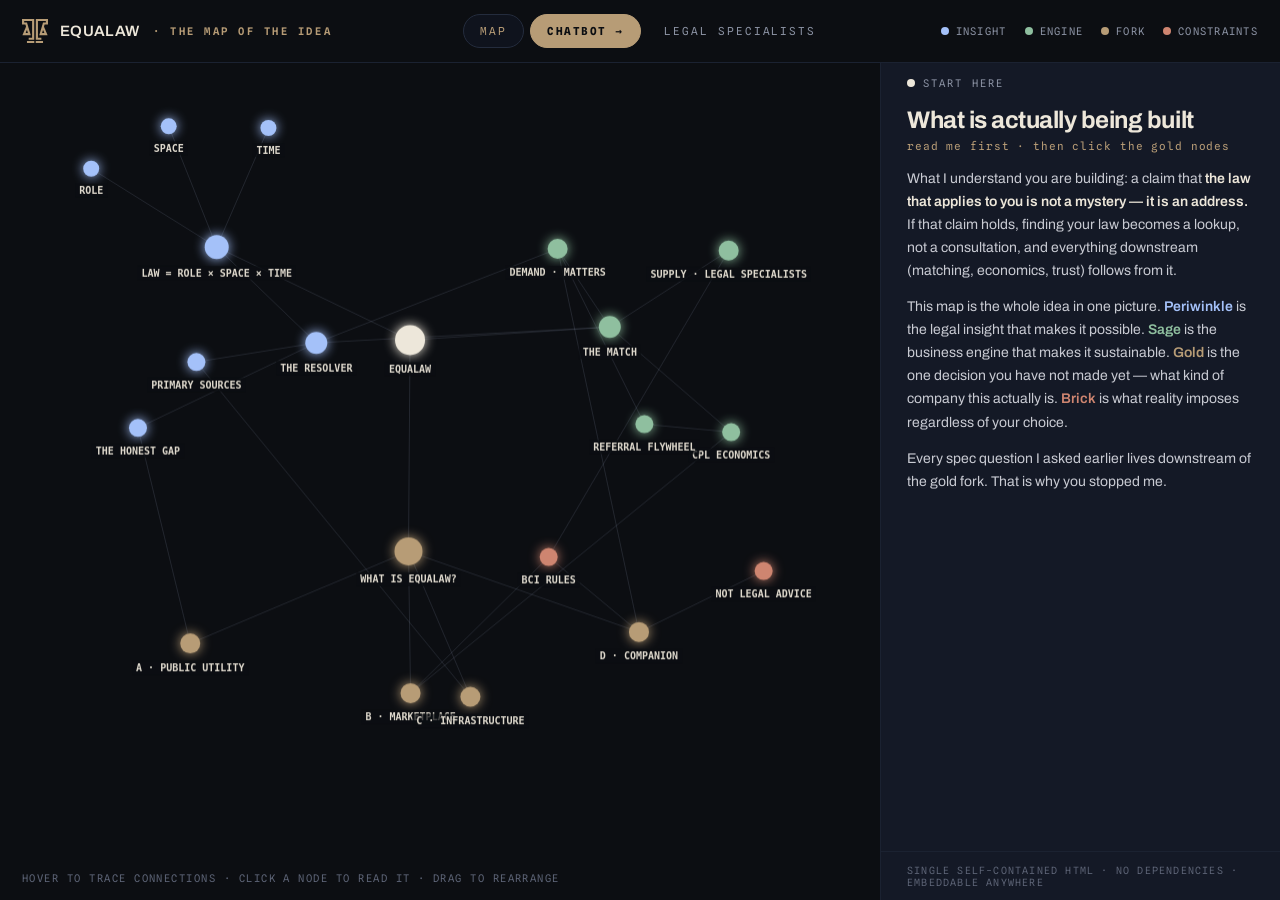
<file: index.html>
<!DOCTYPE html>
<html lang="en">
<head>
<meta charset="UTF-8">
<meta name="viewport" content="width=device-width, initial-scale=1.0">
<meta name="description" content="Equalaw — the map of the idea. Law that applies to you is an address, not a mystery. Explore the thesis, the engine, and the four product models.">
<meta property="og:title" content="Equalaw — The Map of the Idea">
<meta property="og:description" content="India's access-to-justice platform. Explore the thesis, the engine, and the four product models.">
<meta property="og:url" content="https://www.equalaw.tech/">
<meta property="og:type" content="website">
<meta property="og:image" content="https://www.equalaw.tech/assets/og-image.png?v=20260623">
<meta name="theme-color" content="#1C2A3F">
<link rel="canonical" href="https://www.equalaw.tech/">
<link rel="icon" href="/assets/equalaw-icon-navy.svg?v=20260623" type="image/svg+xml">
<link rel="icon" type="image/png" sizes="32x32" href="/assets/favicon-32.png?v=20260623">
<link rel="apple-touch-icon" href="/apple-touch-icon.png?v=20260623">
<link rel="manifest" href="/site.webmanifest">
<link rel="preconnect" href="https://fonts.googleapis.com">
<link rel="preconnect" href="https://fonts.gstatic.com" crossorigin>
<link href="https://fonts.googleapis.com/css2?family=Archivo:wght@400;500;600;700;800&family=Hanken+Grotesk:wght@400;500;600&family=Spline+Sans+Mono:wght@400;500&display=swap" rel="stylesheet">
<title>Equalaw — The Map of the Idea</title>
<style>
  :root{
    --bg:#0C0E12; --pane:#141926; --pane-2:#0F131D; --line:#242C3D; --line-soft:#1B2231;
    --text:#EDE7DA; --mut:#8B92A3; --dim:#5C6375;
    --gold:#B79C76; --gold-bright:#D4B98E;
    --peri:#A4C1F9; --sage:#8FBF9F; --brick:#CE8570; --paper:#EDE7DA;
    --disp:"Archivo",system-ui,-apple-system,"Segoe UI",sans-serif;
    --text-family:"Hanken Grotesk",system-ui,sans-serif;
    --mono:"Spline Sans Mono",ui-monospace,"SF Mono","Cascadia Mono",Menlo,Consolas,monospace;
  }
  *{margin:0;padding:0;box-sizing:border-box}
  html,body{height:100%}
  body{background:var(--bg);color:var(--text);font-family:var(--disp);overflow:hidden}

  .app{display:flex;height:100vh;height:100dvh;flex-direction:column}
  header{display:flex;align-items:center;justify-content:space-between;gap:16px;
    padding:14px 22px;border-bottom:1px solid var(--line-soft);flex-wrap:wrap}
  header .brand{display:inline-flex;align-items:center;gap:12px;font-family:var(--disp);font-weight:600;font-size:15px;letter-spacing:.02em;color:var(--text);text-decoration:none}
  header .brand img.mk{width:26px;height:auto;display:block}
  header .brand .kicker{display:none;font-family:var(--mono);font-size:10.5px;letter-spacing:.24em;text-transform:uppercase;color:var(--gold);margin-left:2px}
  @media(min-width:960px){header .brand .kicker{display:inline}}
  .tabs{display:flex;gap:6px;align-items:center;margin-left:auto;margin-right:auto}
  @media(min-width:960px){.tabs{margin-left:24px;margin-right:0}}
  .tabs a{
    font-family:var(--mono);font-size:11px;letter-spacing:.18em;text-transform:uppercase;
    color:var(--mut);text-decoration:none;padding:9px 16px;border-radius:999px;
    border:1px solid transparent;transition:color .15s ease,border-color .15s ease,background .15s ease;
    white-space:nowrap;
  }
  .tabs a:hover{color:var(--text);border-color:var(--line)}
  .tabs a[aria-current="page"]{color:var(--gold);border-color:var(--line);background:var(--pane-2)}
  .tabs a.cta{
    color:var(--bg);background:var(--gold);border-color:var(--gold);
    font-weight:700;letter-spacing:.14em;
  }
  .tabs a.cta:hover{background:var(--gold-bright);border-color:var(--gold-bright);color:var(--bg)}
  .legend{display:flex;gap:18px;flex-wrap:wrap;font-family:var(--mono);font-size:10.5px;letter-spacing:.12em;text-transform:uppercase;color:var(--mut)}
  .legend span{display:inline-flex;align-items:center;gap:7px}
  .legend i{width:8px;height:8px;border-radius:50%;display:inline-block}
  @media(max-width:960px){.legend{display:none}}
  @media(max-width:640px){
    header{padding:10px 14px;gap:8px}
    .tabs a{padding:6px 10px;font-size:10px;letter-spacing:.12em}
    header .brand{font-size:14px}
  }

  .main{display:flex;flex:1;min-height:0}
  .stage{flex:1;position:relative;min-width:0}
  canvas{display:block;width:100%;height:100%;cursor:grab}
  canvas.hot{cursor:pointer}
  canvas.grab{cursor:grabbing}
  .hint{position:absolute;left:22px;bottom:16px;font-family:var(--mono);font-size:10.5px;
    letter-spacing:.14em;text-transform:uppercase;color:var(--dim);pointer-events:none}

  /* ---- reading pane (the "note") ---- */
  .pane{width:400px;max-width:44vw;border-left:1px solid var(--line-soft);background:var(--pane);
    display:flex;flex-direction:column;min-height:0}
  .pane .crumb{padding:14px 26px 0;font-family:var(--mono);font-size:10.5px;letter-spacing:.2em;
    text-transform:uppercase;color:var(--mut);display:flex;align-items:center;gap:8px}
  .pane .crumb i{width:8px;height:8px;border-radius:50%}
  .pane .scroll{overflow-y:auto;padding:10px 26px 30px;scrollbar-width:thin;scrollbar-color:var(--line) transparent}
  .pane h1{font-size:24px;font-weight:700;letter-spacing:-.02em;line-height:1.15;margin:8px 0 4px;text-wrap:balance}
  .pane .sub{font-family:var(--mono);font-size:11px;letter-spacing:.08em;color:var(--gold);margin-bottom:14px}
  .pane p{font-size:14px;line-height:1.65;color:#C9CBD3;margin:0 0 13px;max-width:62ch}
  .pane p b,.pane p strong{color:var(--text);font-weight:600}
  .pane .kv{border-top:1px solid var(--line-soft);padding:11px 0}
  .pane .kv:last-child{border-bottom:1px solid var(--line-soft)}
  .pane .kv .k{font-family:var(--mono);font-size:10px;letter-spacing:.18em;text-transform:uppercase;color:var(--gold)}
  .pane .kv p{margin:5px 0 0;font-size:13.5px}
  .pane .models{display:flex;flex-direction:column;gap:2px;margin:6px 0 16px}
  .pane .models button{all:unset;cursor:pointer;display:grid;grid-template-columns:10px 1fr;gap:12px;align-items:baseline;
    padding:11px 12px;border:1px solid var(--line-soft);background:var(--pane-2);border-radius:6px;margin-bottom:6px}
  .pane .models button:hover,.pane .models button:focus-visible{border-color:var(--gold);outline:none}
  .pane .models i{width:8px;height:8px;border-radius:50%;background:var(--gold);position:relative;top:-1px}
  .pane .models .t{font-size:14px;font-weight:600;color:var(--text)}
  .pane .models .d{grid-column:2;font-size:12.5px;color:var(--mut);line-height:1.5;margin-top:2px}
  .pane .foot{margin-top:auto;padding:12px 26px;border-top:1px solid var(--line-soft);
    font-family:var(--mono);font-size:10px;letter-spacing:.12em;text-transform:uppercase;color:var(--dim)}

  @media(max-width:820px){
    .main{flex-direction:column}
    .pane{width:100%;max-width:none;border-left:none;border-top:1px solid var(--line);height:46%}
    .stage{height:54%}
    .hint{display:none}
  }
  @media (prefers-reduced-motion: reduce){ .pane .models button{transition:none} }
</style>
</head>
<body>


<div class="app">
<header>
  <a href="/" class="brand" aria-label="Equalaw home">
    <img class="mk" src="/assets/equalaw-icon-gold.svg?v=20260623" alt="" aria-hidden="true">
    <span>EQUALAW</span>
    <span class="kicker">· the map of the idea</span>
  </a>
  <nav class="tabs" aria-label="Primary">
    <a href="/" aria-current="page">Map</a>
    <a href="/chatbot" class="cta">Chatbot →</a>
    <a href="/join">Legal Specialists</a>
  </nav>
  <span class="legend">
    <span><i style="background:var(--peri)"></i>Insight</span>
    <span><i style="background:var(--sage)"></i>Engine</span>
    <span><i style="background:var(--gold)"></i>Fork</span>
    <span><i style="background:var(--brick)"></i>Constraints</span>
  </span>
</header>
<div class="main">
  <div class="stage">
    <canvas id="cv" aria-label="Interactive graph of the Equalaw idea. Use the panel list to open each product model."></canvas>
    <div class="hint">Hover to trace connections · click a node to read it · drag to rearrange</div>
  </div>
  <aside class="pane">
    <div class="crumb" id="crumb"><i style="background:var(--paper)"></i><span>Start here</span></div>
    <div class="scroll" id="panel"></div>
    <div class="foot">Single self-contained HTML · no dependencies · embeddable anywhere</div>
  </aside>
</div>
</div>

<script>
(function(){
"use strict";
const C = { peri:"#A4C1F9", sage:"#8FBF9F", gold:"#B79C76", brick:"#CE8570", paper:"#EDE7DA" };
const CLUSTER = {
  root:{c:C.paper,name:"The root"},
  insight:{c:C.peri,name:"The insight"},
  engine:{c:C.sage,name:"The engine"},
  fork:{c:C.gold,name:"The fork — undecided"},
  risk:{c:C.brick,name:"Hard constraints"}
};

/* ---------- content ---------- */
const N = [
{id:"eq",label:"EQUALAW",cl:"root",r:15,ax:.46,ay:.30,t:"Equalaw",s:"equal law · access to justice · India",
 d:`<p>What I understand you are building: a claim that <b>the law that applies to you is not a mystery — it is an address.</b> If that claim holds, finding your law becomes a lookup, not a consultation, and everything downstream (matching, economics, trust) follows from it.</p>
    <p>This map is the whole idea in one picture. <b style="color:${C.peri}">Periwinkle</b> is the legal insight that makes it possible. <b style="color:${C.sage}">Sage</b> is the business engine that makes it sustainable. <b style="color:${C.gold}">Gold</b> is the one decision you have not made yet — what kind of company this actually is. <b style="color:${C.brick}">Brick</b> is what reality imposes regardless of your choice.</p>
    <p>Every spec question I asked earlier lives downstream of the gold fork. That is why you stopped me.</p>`},

/* insight */
{id:"thesis",label:"LAW = ROLE × SPACE × TIME",cl:"insight",r:12,ax:.20,ay:.16,t:"Law = Role × Space × Time",s:"the thesis · the intellectual property",
 d:`<p>Any applicable law is a function of three variables: <b>who you are</b> (Role), <b>where you are</b> (Space), <b>when it happened</b> (Time). If that is true, applicable law is <b>computable</b>.</p>
    <p>This is the actual invention. Not the app, not the marketplace — the claim that India's statutory maze collapses into a three-axis lookup. The prototypes proved it holds for ten real routes, including the hardest kind: a hard legal switchover in time.</p>`},
{id:"role",label:"ROLE",cl:"insight",r:8,ax:.07,ay:.08,t:"Role — who you are",s:"axis one",
 d:`<p>Borrower, spouse, tenant, employee, consumer, victim. Your legal identity in the matter opens a specific shelf of statutes: a bounced cheque makes you a <b>borrower</b> under NIA s.138; an unpaid salary makes you an <b>employee</b> under the Payment of Wages Act 1936.</p>`},
{id:"space",label:"SPACE",cl:"insight",r:8,ax:.16,ay:.04,t:"Space — where you are",s:"axis two",
 d:`<p>India's law is layered — central acts everywhere, state acts on top. A tenant in Mumbai lives under the <b>Maharashtra Rent Control Act 1999</b>; the same tenant in Delhi does not. Space is why coverage is the expensive part: every state multiplies the corpus work.</p>`},
{id:"time",label:"TIME",cl:"insight",r:8,ax:.27,ay:.04,t:"Time — when it happened",s:"axis three · the BNS gate",
 d:`<p>Law changes on hard dates. On <b>1 July 2024</b> the Indian Penal Code gave way to the Bharatiya Nyaya Sanhita: theft before that date is IPC s.378, after it is BNS s.303.</p>
    <p>This is a <b>fact, not a probability</b> — which is why time must be a hard gate in any architecture, never a similarity score. The prototypes already treat it that way.</p>`},
{id:"resolver",label:"THE RESOLVER",cl:"insight",r:11,ax:.24,ay:.32,t:"The Resolver",s:"situation in · exact law out",
 d:`<p>The product's heart. Role × Space × Time selects the statute; one free-text sentence disambiguates within it (divorce → HMA s.13 vs. domestic violence → DV Act 2005). Out comes the <b>exact primary source</b>: act, section, citation, link.</p>
    <p>The lite prototype resolves <b>10/10 verified routes deterministically</b>. Whatever model you choose at the fork, this is the shared organ.</p>`},
{id:"gap",label:"THE HONEST GAP",cl:"insight",r:9,ax:.10,ay:.40,t:"The Honest Gap",s:"the trust asset",
 d:`<p>When no rule matches, the resolver says <b>"not covered"</b> — it never invents law. Every rival built on a raw language model hallucinates statutes eventually; a system that refuses to is the moat.</p>
    <p>You flagged this as a discipline, not a feature. I read it as <b>non-negotiable in all four models</b> on this map.</p>`},
{id:"corpus",label:"PRIMARY SOURCES",cl:"insight",r:9,ax:.13,ay:.24,t:"Primary Sources",s:"the raw material",
 d:`<p>Bare acts from India Code, state gazettes, eventually Supreme Court case law. Today: 11 statutes, 4 verbatim, 7 pending.</p>
    <p>Whoever owns <b>clean, structured, current statute data</b> owns the hardest part of this space — the corpus is slow, mechanical, and defensible precisely because nobody wants to do it.</p>`},

/* engine */
{id:"demand",label:"DEMAND · MATTERS",cl:"engine",r:10,ax:.68,ay:.08,t:"Demand — people with matters",s:"one side of the funnel",
 d:`<p>A person with a legal problem doesn't know what law applies, what it should cost, or who to trust. The resolver is the magnet: <b>answer their first question free and correctly</b>, and demand arrives without ad spend.</p>
    <p>In the prototypes, a resolved matter — not a click — is the unit of value.</p>`},
{id:"supply",label:"SUPPLY · LEGAL SPECIALISTS",cl:"engine",r:10,ax:.90,ay:.12,t:"Supply — legal specialists",s:"the other side",
 d:`<p>Legal Specialists' scarcest resource is client acquisition — and the Bar Council <b>forbids them from advertising</b>. A platform that routes qualified, pre-resolved matters to the right legal specialist sells the one thing they cannot legally buy for themselves.</p>`},
{id:"match",label:"THE MATCH",cl:"engine",r:11,ax:.78,ay:.26,t:"The Match",s:"the real output",
 d:`<p>Resolved matter meets right legal specialist — right practice area, right jurisdiction, right court. Everything upstream exists to make this one connection correct.</p>
    <p>Match quality is what compounds: it drives referrals, which drive the flywheel, which drives the economics.</p>`},
{id:"cpl",label:"CPL ECONOMICS",cl:"engine",r:9,ax:.92,ay:.36,t:"CPL — the unit economics",s:"cost per lead · both sides",
 d:`<p>CPL = spend ÷ leads on the demand side; CPA = spend ÷ legal specialists on supply; blended across both. The prototypes model a blended <b>₹79 falling toward ₹44</b> as the loop compounds (illustrative numbers, honestly flagged as such).</p>
    <p>A defensible CPL is the business thesis in one number.</p>`},
{id:"flywheel",label:"REFERRAL FLYWHEEL",cl:"engine",r:9,ax:.80,ay:.44,t:"The Referral Flywheel",s:"the recursion",
 d:`<p>Better resolution → better matches → satisfied people → referrals → organic demand → lower CPL → more margin to deepen the corpus → better resolution. </p>
    <p>The loop only spins if the resolver is genuinely right. <b>Quality is the fuel, not marketing.</b> That is what makes the CPL defensible rather than rented.</p>`},

/* fork */
{id:"fork",label:"WHAT IS EQUALAW?",cl:"fork",r:14,ax:.46,ay:.60,t:"The Fork",s:"the decision under every other decision",
 d:`<p>Four coherent answers, all built on the same resolver — but they <b>monetize differently, carry different legal risk, and demand different first builds.</b> Pick one as the identity; the others can become layers later. Click each:</p>
    <div class="models">
      <button data-go="mA"><i></i><span class="t">A · The Public Utility</span><span class="d">The Wikipedia of applicable law. Free resolver for everyone; trust first, money later.</span></button>
      <button data-go="mB"><i></i><span class="t">B · The Marketplace</span><span class="d">Resolver in front, legal specialist matching behind, CPL underneath. The funnel thesis, literally.</span></button>
      <button data-go="mC"><i></i><span class="t">C · The Infrastructure</span><span class="d">Law-as-data. The resolver as an API sold to builders, insurers, banks, HR platforms.</span></button>
      <button data-go="mD"><i></i><span class="t">D · The Companion</span><span class="d">A guided legal journey — "what do I do now," documents, timelines, human handoff.</span></button>
    </div>
    <p>My read: the prototypes lean B, your discipline (honest gap, primary sources) leans A/C, and D is where the deepest value and the deepest liability both live.</p>`},
{id:"mA",label:"A · PUBLIC UTILITY",cl:"fork",r:10,ax:.16,ay:.76,t:"Model A — The Public Utility",s:"the Wikipedia of applicable law",
 d:`<p>The resolver, free, for everyone. A civic trust engine: type your situation, get the exact law with the primary source. No accounts, no funnel — reach and authority first.</p>
    <div class="kv"><span class="k">Who pays</span><p>Nobody at first. Later: grants, CSR, court/legal-aid partnerships — or the models above it, built on its trust.</p></div>
    <div class="kv"><span class="k">First build</span><p>Corpus + resolver. Nothing else.</p></div>
    <div class="kv"><span class="k">The risk</span><p>Beloved but unfunded — a public good without a business until a layer is added.</p></div>
    <div class="kv"><span class="k">Already proven</span><p>The lite prototype <b>is</b> this, working, in one file.</p></div>`},
{id:"mB",label:"B · MARKETPLACE",cl:"fork",r:10,ax:.38,ay:.86,t:"Model B — The Marketplace",s:"lead-gen for legal services",
 d:`<p>Two-sided: people with matters on one side, legal specialists on the other, the resolver qualifying every lead before it costs anyone anything. This is the CPL thesis as literal product.</p>
    <div class="kv"><span class="k">Who pays</span><p>Legal Specialists — per introduction or subscription. Never a cut of fees (see the BCI node).</p></div>
    <div class="kv"><span class="k">First build</span><p>Matter intake + a curated legal specialist bench + matching. The resolver already exists.</p></div>
    <div class="kv"><span class="k">The risk</span><p>Bar Council rules force careful structuring: a directory/introduction service is defensible, a fee-sharing broker is not.</p></div>
    <div class="kv"><span class="k">Already proven</span><p>Fork A's two-sided CPL engine and the v2 loop simulator.</p></div>`},
{id:"mC",label:"C · INFRASTRUCTURE",cl:"fork",r:10,ax:.60,ay:.88,t:"Model C — The Infrastructure",s:"law as data · resolver as API",
 d:`<p>Sell the resolver to builders: insurers checking claims, banks doing recovery notices, HR platforms, other legal-tech. "Which law applies" as an API call with a citation attached.</p>
    <div class="kv"><span class="k">Who pays</span><p>Businesses — per call or license. B2B money, no consumer acquisition cost at all.</p></div>
    <div class="kv"><span class="k">First build</span><p>Structured statute database + versioned API + documentation. The determinism you already insisted on makes it API-shaped by nature.</p></div>
    <div class="kv"><span class="k">The risk</span><p>Slow enterprise sales, and the moat is corpus depth — exactly the part that is 7/11 unfilled.</p></div>
    <div class="kv"><span class="k">Already proven</span><p>The resolver's pure-function design and the time-gate discipline.</p></div>`},
{id:"mD",label:"D · COMPANION",cl:"fork",r:10,ax:.80,ay:.80,t:"Model D — The Companion",s:"the guided legal journey",
 d:`<p>Not just "which law" but <b>"what do I do now"</b> — notices, documents, timelines, next steps, an AI paralegal that hands off to a human legal specialist at the right moment.</p>
    <div class="kv"><span class="k">Who pays</span><p>Consumers (freemium) and legal specialists (for qualified, prepared handoffs).</p></div>
    <div class="kv"><span class="k">First build</span><p>Everything: resolver + workflow + document generation + a licensed-review path. The heaviest lift on this map.</p></div>
    <div class="kv"><span class="k">The risk</span><p>Walks closest to practising law. "Not legal advice" in the footer will not carry it — it needs structural liability design.</p></div>
    <div class="kv"><span class="k">Already proven</span><p>Only the first step: resolution. The journey after it is unbuilt.</p></div>`},

/* risk */
{id:"bci",label:"BCI RULES",cl:"risk",r:9,ax:.62,ay:.68,t:"Bar Council of India rules",s:"the regulatory wall",
 d:`<p>Legal Specialists may not advertise (BCI Rules, Rule 36) and may not share fees with non-legal specialists. Any model that monetizes legal specialist demand must be an <b>introduction/directory service, never a broker taking a cut of fees.</b></p>
    <p>This single constraint shapes Models B and D more than any technical choice on the map — and it is also the opportunity: a lawful channel to clients is precisely what legal specialists cannot build for themselves.</p>`},
{id:"liab",label:"NOT LEGAL ADVICE",cl:"risk",r:9,ax:.90,ay:.62,t:'"Not legal advice"',s:"a disclaimer is not a shield",
 d:`<p>The honest-gap discipline plus verbatim primary-source citation keeps Models A and C in <b>legal-information</b> territory — showing someone the law is not practising it.</p>
    <p>Model D crosses toward advice. It needs a licensed-review path and structural separation (the legal specialist advises; the product prepares), not just a footer.</p>`}
];

const L = [
["eq","thesis"],["eq","fork"],["eq","match"],
["thesis","role"],["thesis","space"],["thesis","time"],["thesis","resolver"],
["resolver","gap"],["resolver","corpus"],["resolver","match"],["resolver","demand"],
["demand","match"],["supply","match"],["match","cpl"],["cpl","flywheel"],["flywheel","demand"],
["fork","mA"],["fork","mB"],["fork","mC"],["fork","mD"],
["mA","gap"],["mB","cpl"],["mB","bci"],["mC","corpus"],["mD","liab"],["mD","bci"],["supply","bci"],["mD","demand"]
];

/* ---------- graph ---------- */
const cv=document.getElementById("cv"),ctx=cv.getContext("2d");
const panel=document.getElementById("panel"),crumb=document.getElementById("crumb");
let W=0,H=0,dpr=1;
const byId={}; N.forEach(n=>{byId[n.id]=n; n.x=0;n.y=0;n.vx=0;n.vy=0;});
const links=L.map(([a,b])=>({a:byId[a],b:byId[b]}));
const adj={}; N.forEach(n=>adj[n.id]=new Set([n.id]));
links.forEach(l=>{adj[l.a.id].add(l.b.id);adj[l.b.id].add(l.a.id);});

function resize(){
  const r=cv.parentElement.getBoundingClientRect();
  dpr=Math.min(window.devicePixelRatio||1,2);
  W=r.width;H=r.height;
  cv.width=W*dpr;cv.height=H*dpr;ctx.setTransform(dpr,0,0,dpr,0,0);
}
function seed(){
  const m=70;
  N.forEach(n=>{ n.x=m+n.ax*(W-2*m); n.y=m+n.ay*(H-2*m); n.vx=n.vy=0; });
}
function tick(){
  const m=46;
  for(const l of links){
    const dx=l.b.x-l.a.x,dy=l.b.y-l.a.y,d=Math.hypot(dx,dy)||1;
    const rest=Math.min(W,H)*0.16+l.a.r+l.b.r;
    const f=(d-rest)*0.004, fx=dx/d*f, fy=dy/d*f;
    l.a.vx+=fx;l.a.vy+=fy;l.b.vx-=fx;l.b.vy-=fy;
  }
  for(let i=0;i<N.length;i++)for(let j=i+1;j<N.length;j++){
    const a=N[i],b=N[j];
    let dx=b.x-a.x,dy=b.y-a.y,d2=dx*dx+dy*dy;
    if(d2<1){dx=(Math.random()-.5);dy=(Math.random()-.5);d2=1;}
    if(d2<52000){const d=Math.sqrt(d2),f=520/d2,fx=dx/d*f,fy=dy/d*f;
      a.vx-=fx;a.vy-=fy;b.vx+=fx;b.vy+=fy;}
  }
  for(const n of N){
    const tx=m+n.ax*(W-2*m),ty=m+n.ay*(H-2*m);
    n.vx+=(tx-n.x)*0.012; n.vy+=(ty-n.y)*0.012;
    if(n===drag)continue;
    n.vx*=0.86;n.vy*=0.86;n.x+=n.vx;n.y+=n.vy;
    n.x=Math.max(m,Math.min(W-m,n.x)); n.y=Math.max(m,Math.min(H-m,n.y));
  }
}
let hover=null,sel=null,drag=null;
function draw(){
  ctx.clearRect(0,0,W,H);
  const focus=hover||sel;
  for(const l of links){
    const on=!focus||(adj[focus.id].has(l.a.id)&&adj[focus.id].has(l.b.id)&&(l.a===focus||l.b===focus));
    ctx.strokeStyle=on&&focus? "rgba(212,185,142,.55)":"rgba(122,132,156,"+(focus?".07":".22")+")";
    ctx.lineWidth=on&&focus?1.4:1;
    ctx.beginPath();ctx.moveTo(l.a.x,l.a.y);ctx.lineTo(l.b.x,l.b.y);ctx.stroke();
  }
  for(const n of N){
    const c=CLUSTER[n.cl].c;
    const on=!focus||adj[focus.id].has(n.id);
    ctx.globalAlpha=on?1:0.16;
    ctx.shadowColor=c; ctx.shadowBlur=(n===focus)?26:12;
    ctx.fillStyle=c;
    ctx.beginPath();ctx.arc(n.x,n.y,n.r,0,7);ctx.fill();
    ctx.shadowBlur=0;
    if(n===sel){ctx.strokeStyle="#D4B98E";ctx.lineWidth=2;
      ctx.beginPath();ctx.arc(n.x,n.y,n.r+4.5,0,7);ctx.stroke();}
    ctx.font="600 10px ui-monospace,Menlo,Consolas,monospace";
    ctx.textAlign="center";
    ctx.fillStyle=on?"rgba(237,231,218,.92)":"rgba(237,231,218,.3)";
    const lw=ctx.measureText(n.label).width;
    ctx.fillStyle="rgba(12,14,18,.72)";
    ctx.fillRect(n.x-lw/2-4,n.y+n.r+7,lw+8,14);
    ctx.fillStyle=on?"rgba(237,231,218,.94)":"rgba(237,231,218,.34)";
    ctx.fillText(n.label,n.x,n.y+n.r+17.5);
    ctx.globalAlpha=1;
  }
}
const reduced=matchMedia("(prefers-reduced-motion: reduce)").matches;
function loop(){tick();draw();requestAnimationFrame(loop);}

/* ---------- panel ---------- */
function show(n){
  sel=n;
  const cl=CLUSTER[n.cl];
  crumb.innerHTML=`<i style="background:${cl.c}"></i><span>${cl.name}</span>`;
  panel.innerHTML=`<h1>${n.t}</h1><div class="sub">${n.s}</div>${n.d}`;
  wire();
  panel.parentElement.querySelector(".scroll").scrollTop=0;
}
function home(){
  sel=null;
  crumb.innerHTML=`<i style="background:${C.paper}"></i><span>Start here</span>`;
  panel.innerHTML=byId.eq.d.replace("<p>What I understand",
    `<h1>What is actually being built</h1><div class="sub">read me first · then click the gold nodes</div><p>What I understand`);
  wire();
}
function wire(){
  panel.querySelectorAll("[data-go]").forEach(b=>{
    b.addEventListener("click",()=>{const n=byId[b.dataset.go]; if(n){show(n);}});
  });
}

/* ---------- interaction ---------- */
function pick(x,y){
  for(let i=N.length-1;i>=0;i--){const n=N[i];
    if(Math.hypot(x-n.x,y-n.y)<n.r+9)return n;}
  return null;
}
function pos(e){const r=cv.getBoundingClientRect();return[e.clientX-r.left,e.clientY-r.top];}
let moved=false;
cv.addEventListener("pointerdown",e=>{
  const[x,y]=pos(e);const n=pick(x,y);moved=false;
  if(n){drag=n;cv.setPointerCapture(e.pointerId);cv.classList.add("grab");}
});
cv.addEventListener("pointermove",e=>{
  const[x,y]=pos(e);
  if(drag){drag.x=x;drag.y=y;drag.vx=drag.vy=0;moved=true;return;}
  hover=pick(x,y);
  cv.classList.toggle("hot",!!hover);
});
cv.addEventListener("pointerup",e=>{
  cv.classList.remove("grab");
  if(drag&&!moved)show(drag);
  else if(!drag){const[x,y]=pos(e);const n=pick(x,y);if(n)show(n);}
  drag=null;
});
cv.addEventListener("pointerleave",()=>{hover=null;cv.classList.remove("hot");});

window.addEventListener("resize",()=>{resize();});
resize();seed();
if(reduced){for(let i=0;i<420;i++)tick();}
else{for(let i=0;i<160;i++)tick();}
home();
loop();
})();
</script>

</body>
</html>
</file>
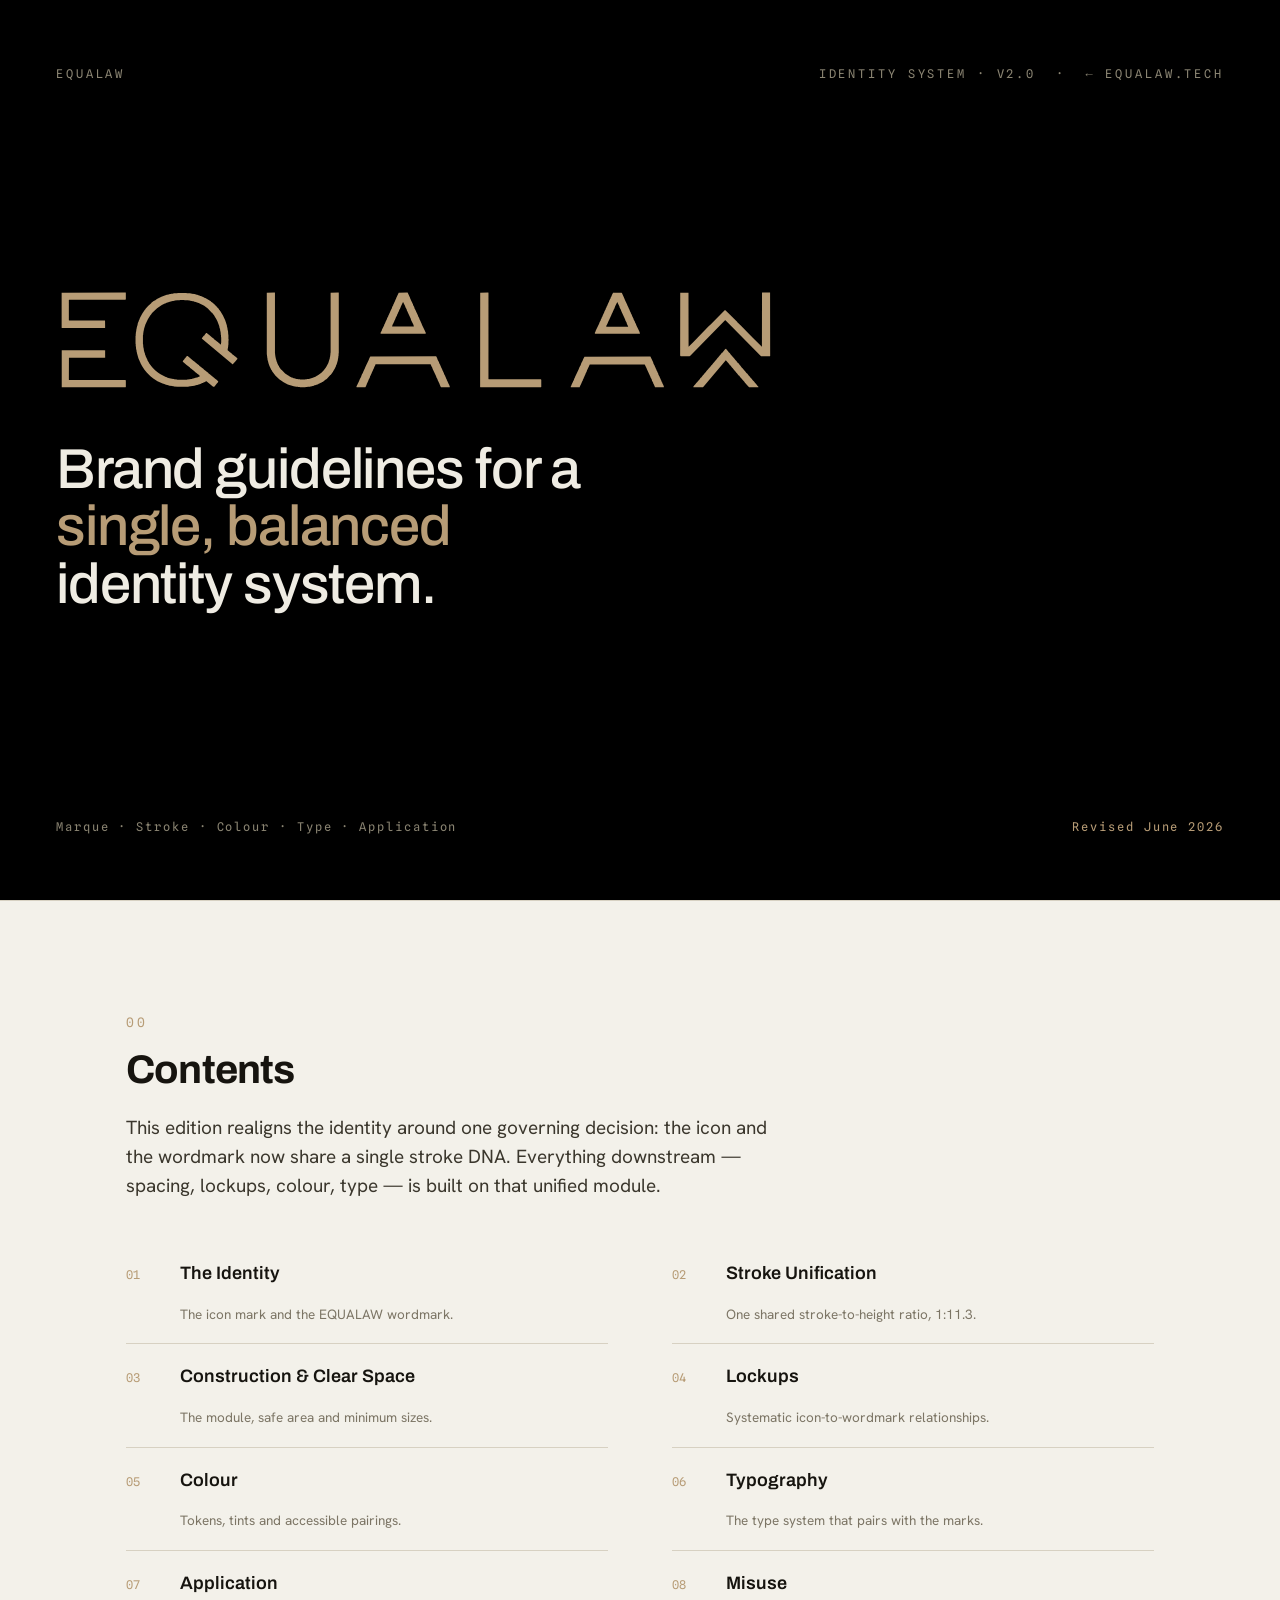
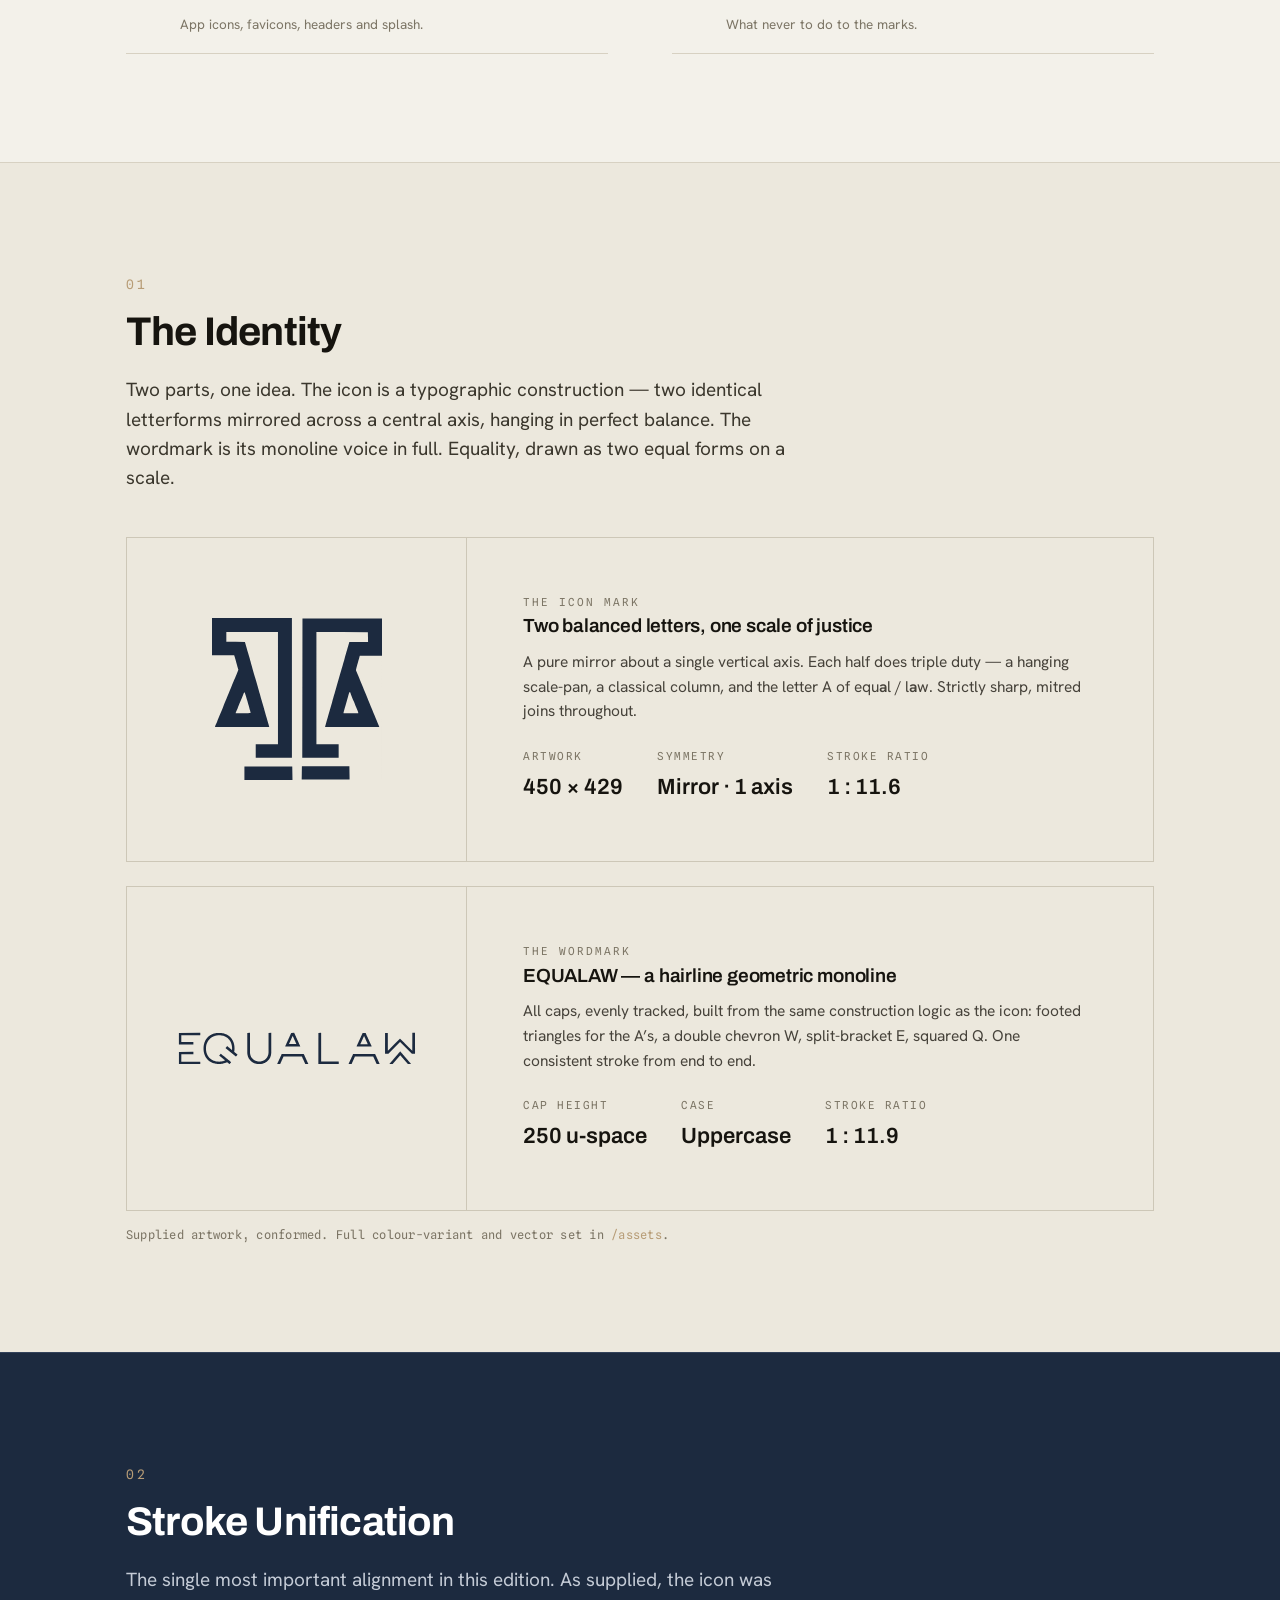
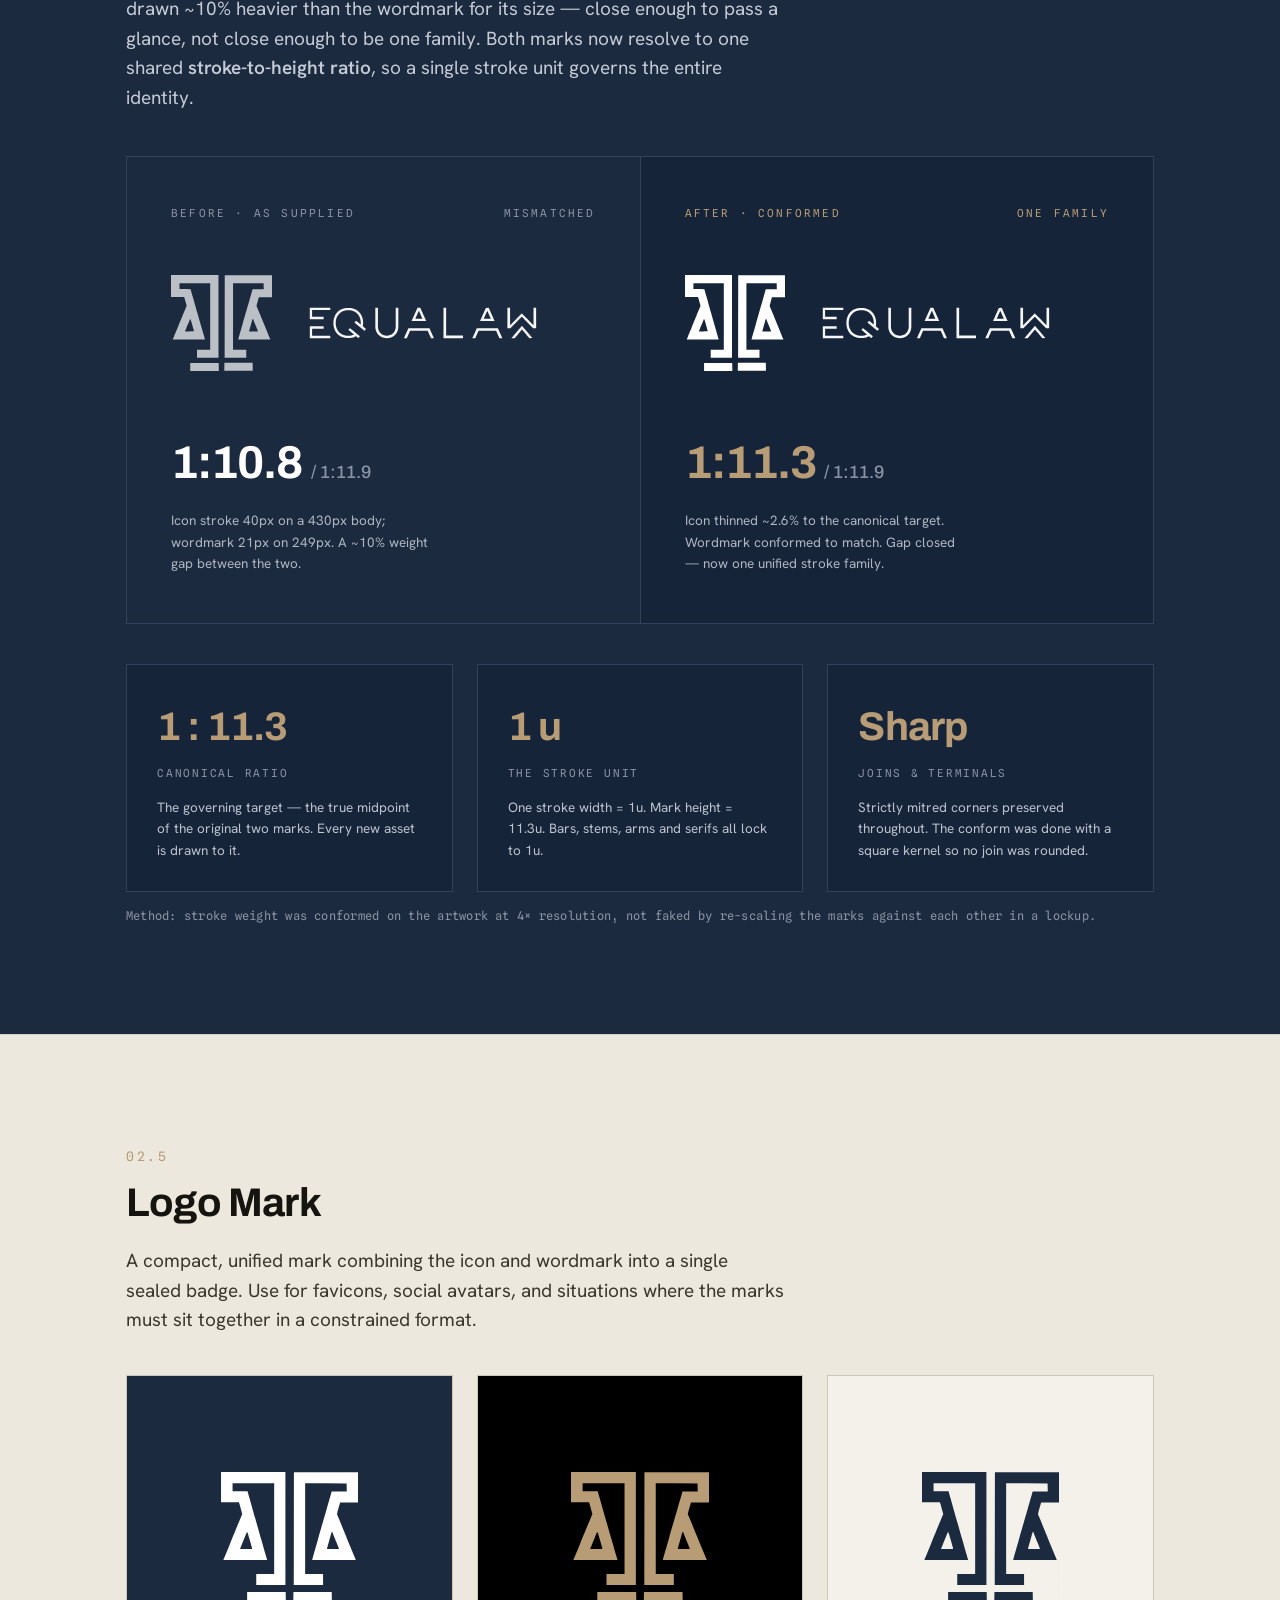
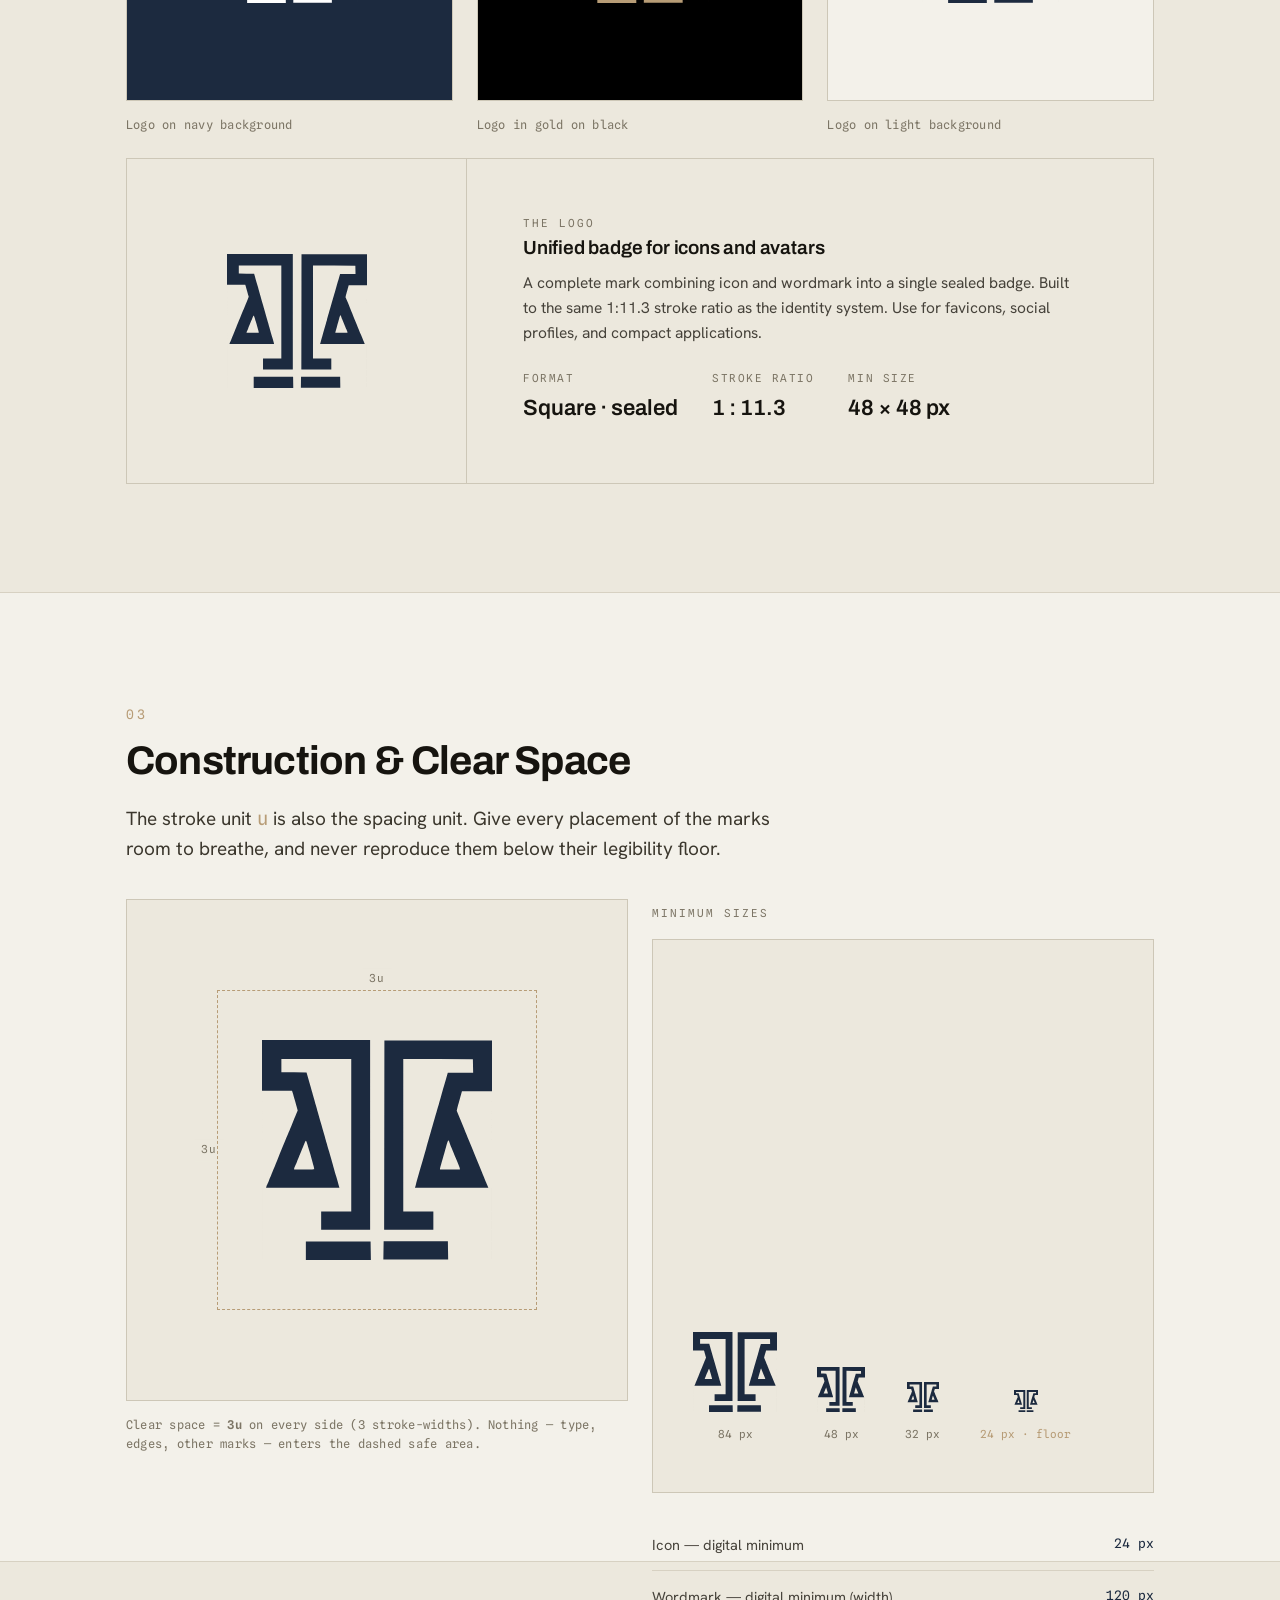
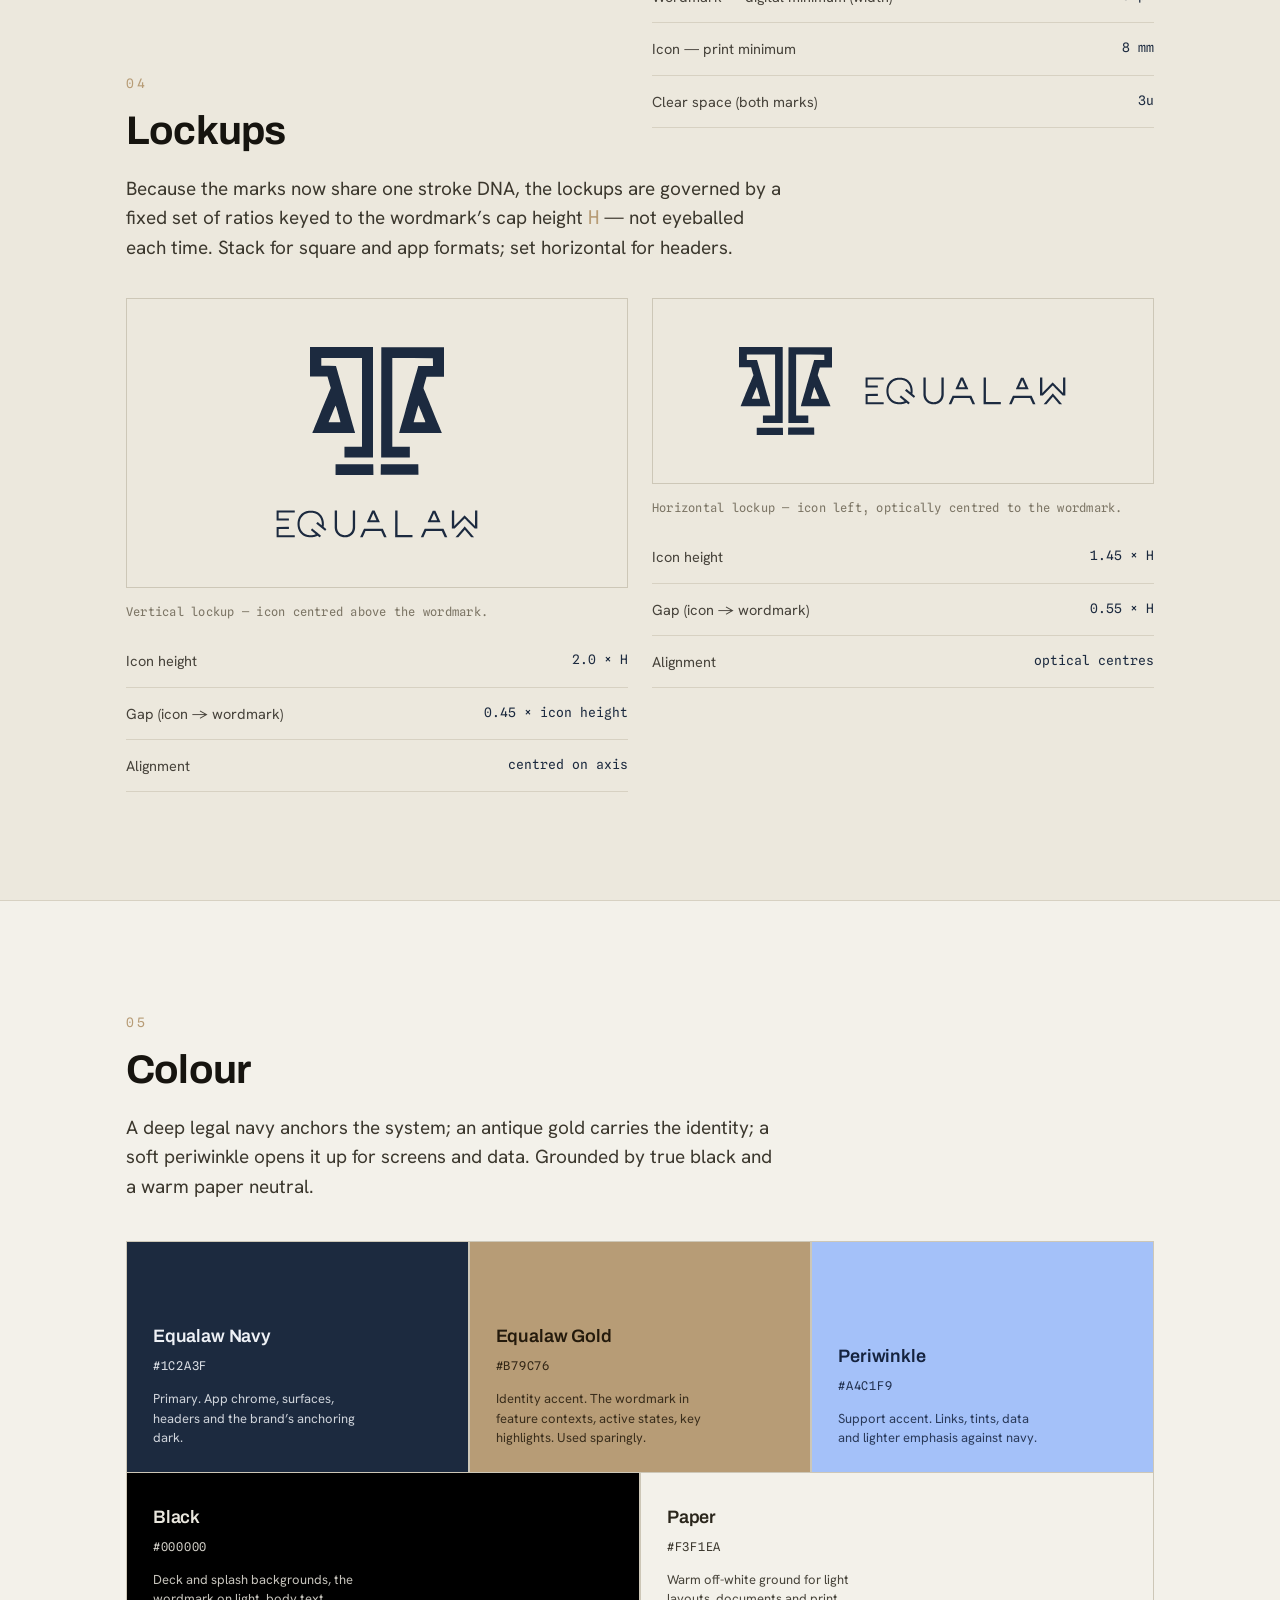
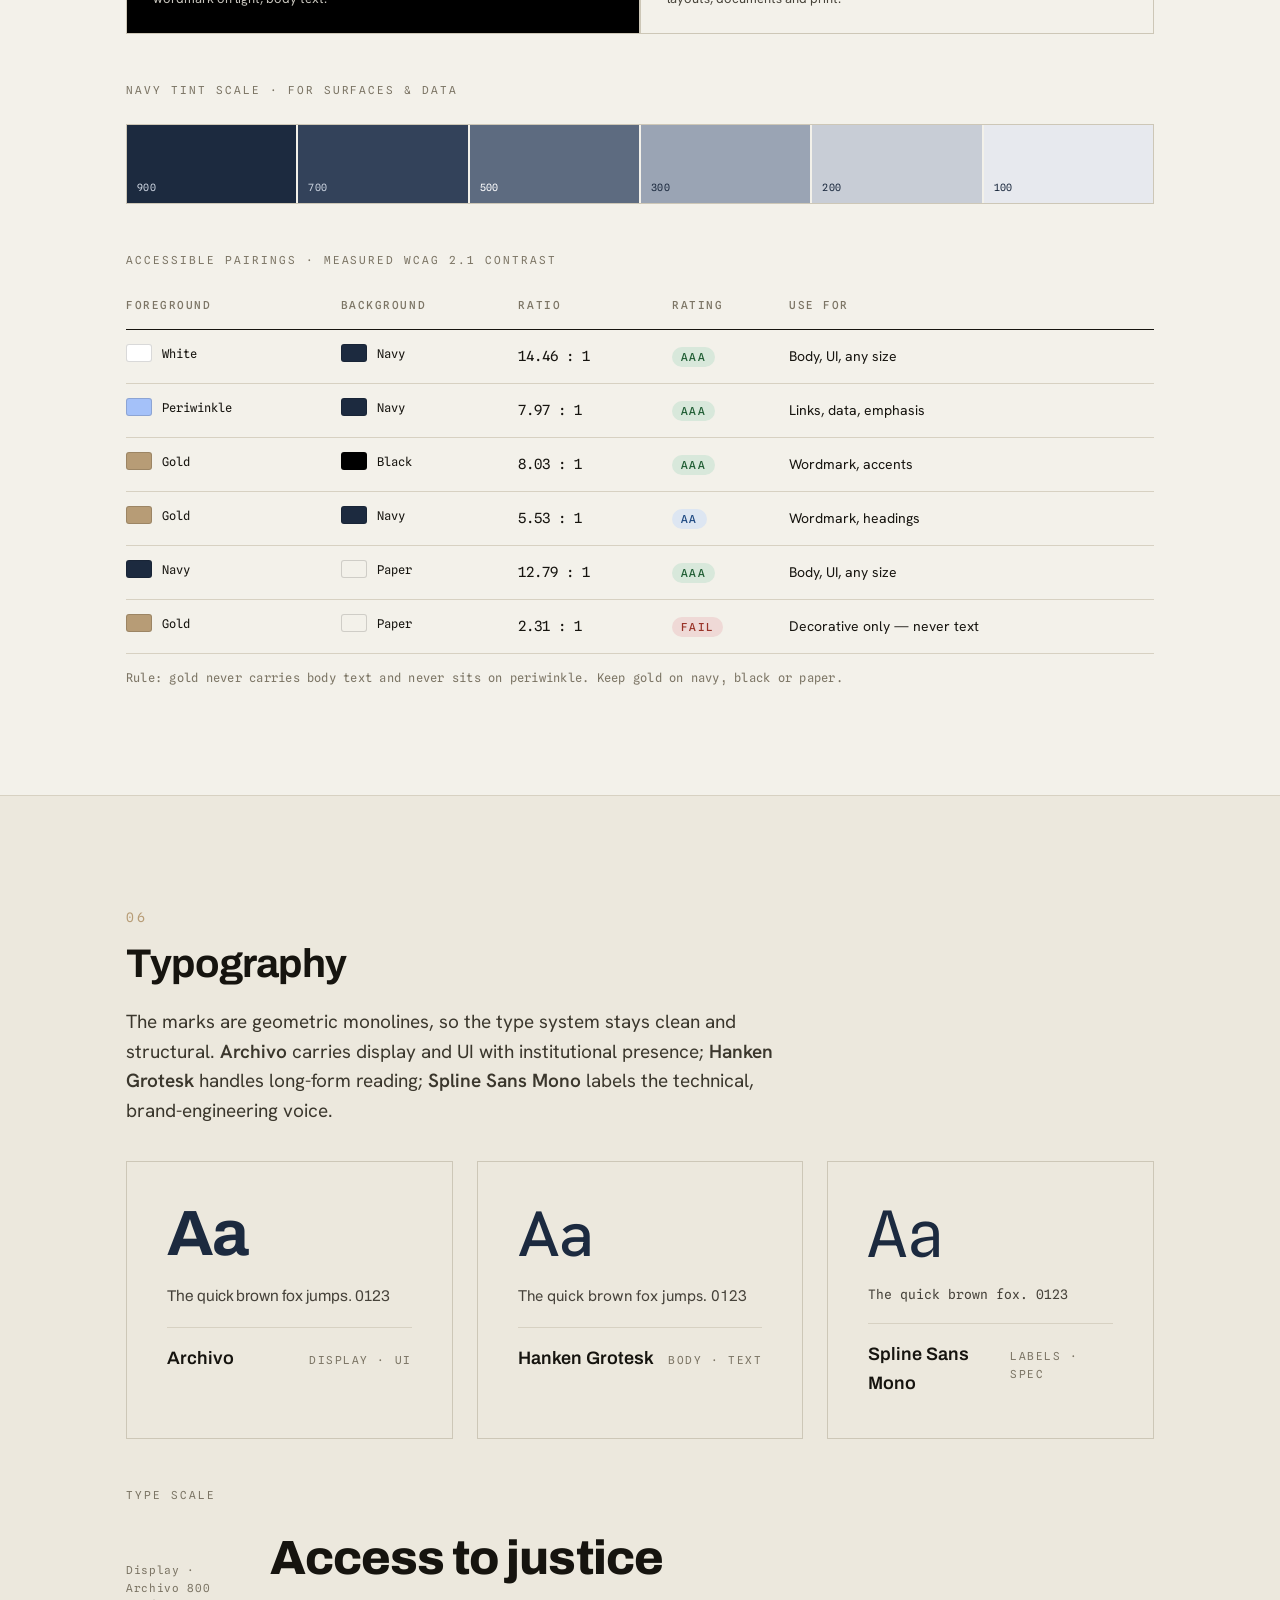
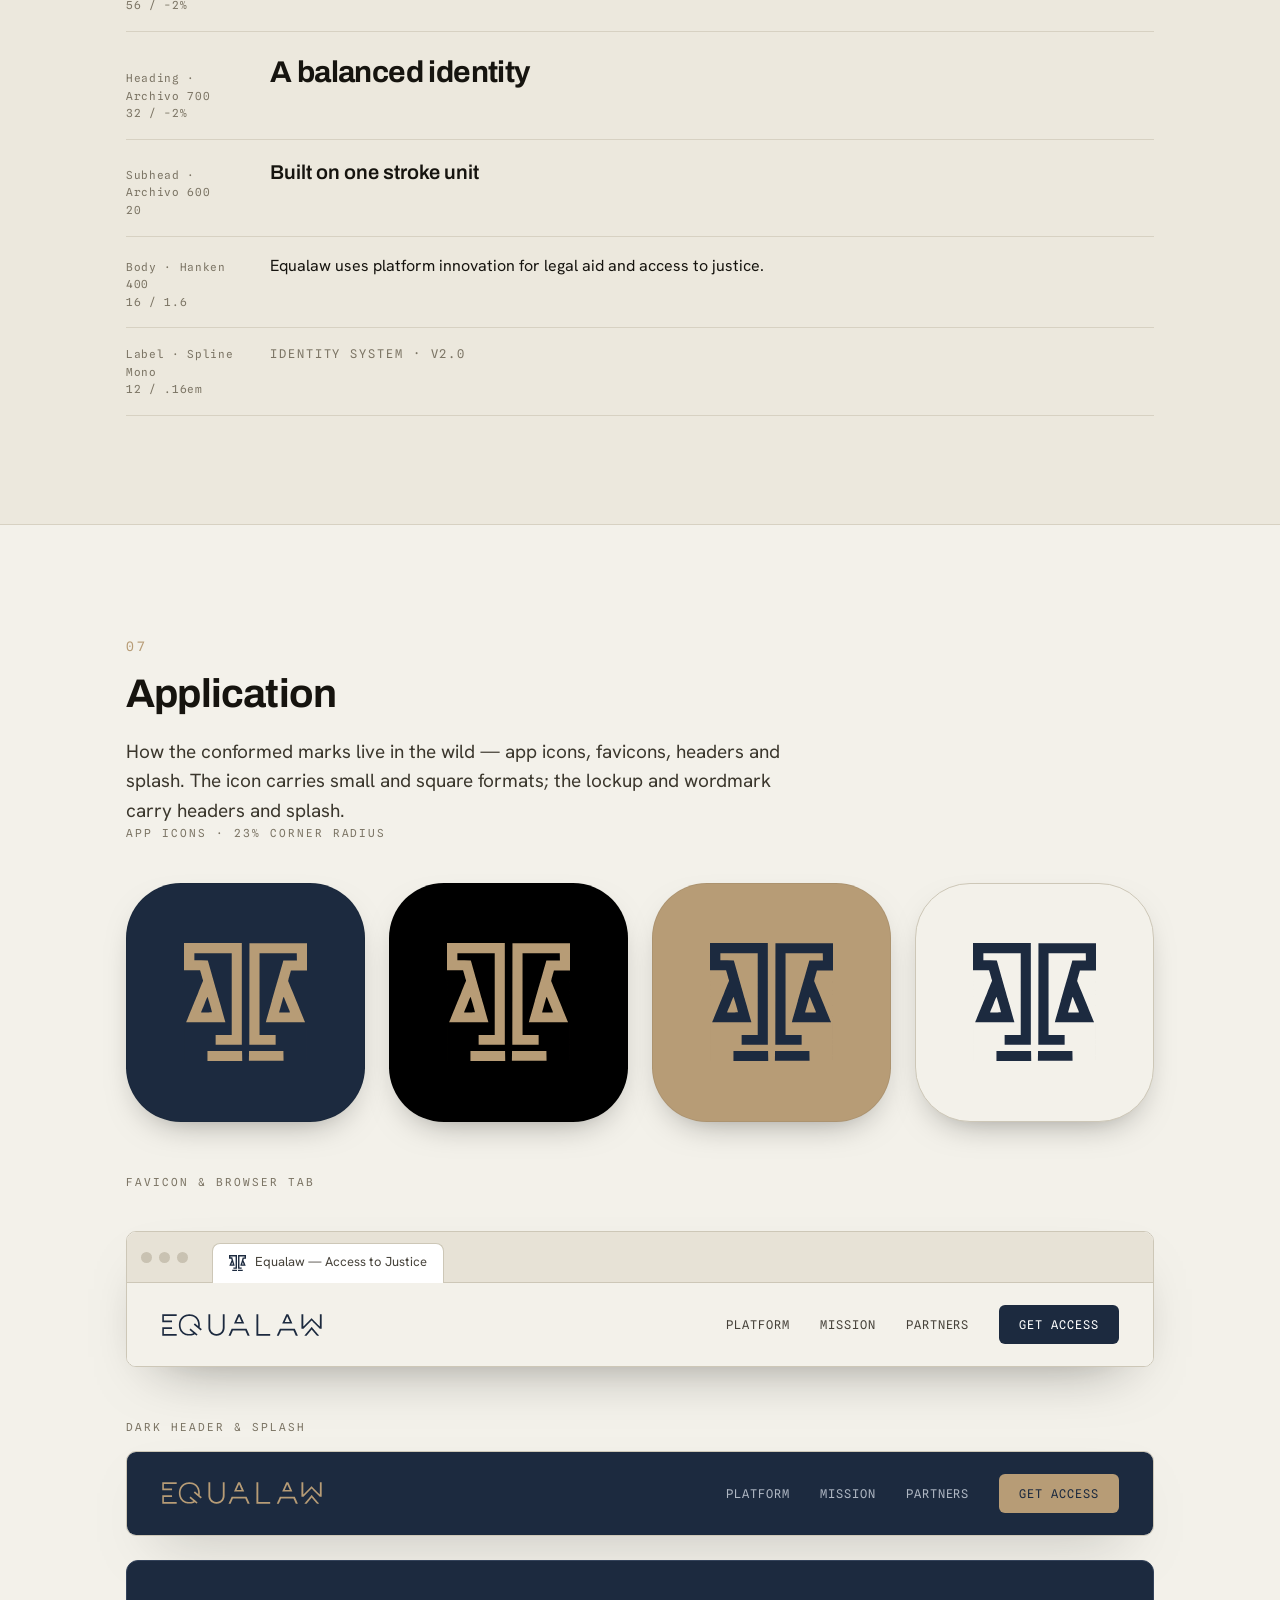
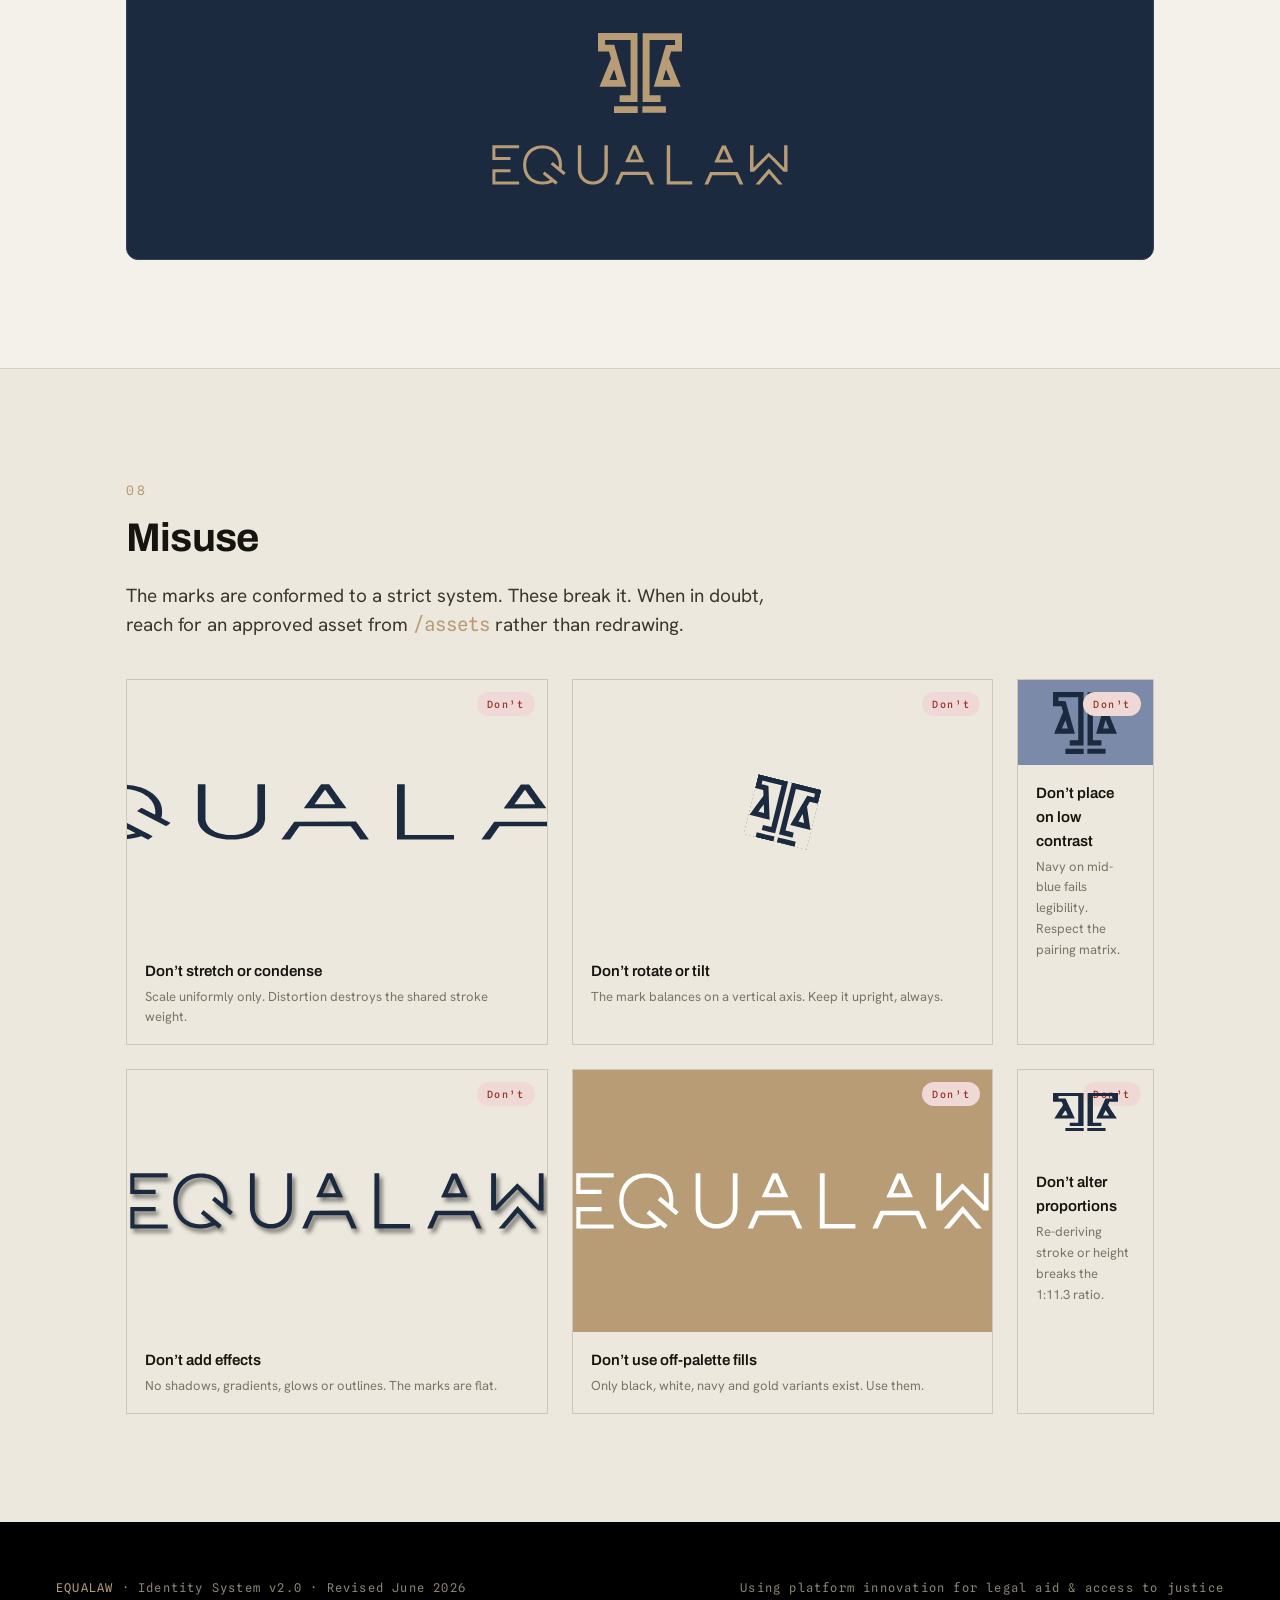
<file: brand-guidelines.html>
<!DOCTYPE html>
<html lang="en">
<template id="__bundler_thumbnail" data-bg-color="#1C2A3F">
  <svg viewBox="0 0 1200 800" xmlns="http://www.w3.org/2000/svg">
    <rect width="1200" height="800" fill="#1C2A3F"/>
    <g transform="translate(400, 250)">
      <!-- Scales icon -->
      <path d="M100 150L200 150L200 220L100 220Z" fill="#B79C76"/>
      <path d="M300 150L400 150L400 220L300 220Z" fill="#B79C76"/>
      <path d="M150 140L150 50L170 50L170 140Z" fill="#B79C76"/>
      <path d="M350 140L350 50L370 50L370 140Z" fill="#B79C76"/>
      <path d="M250 50L280 140L220 140Z" fill="#B79C76"/>
      <path d="M150 140L370 140L370 160L150 160Z" fill="#B79C76"/>
    </g>
    <text x="600" y="550" font-family="sans-serif" font-size="72" font-weight="bold" fill="#B79C76" text-anchor="middle">EQUALAW</text>
    <text x="600" y="650" font-family="sans-serif" font-size="32" fill="#ffffff" text-anchor="middle" opacity="0.7">Brand Guidelines</text>
  </svg>
</template>
<head>
<meta charset="UTF-8">
<meta name="viewport" content="width=device-width, initial-scale=1.0">
<title>Equalaw — Brand Guidelines</title>
<link rel="icon" href="/assets/equalaw-logo-v2.svg?v=20260623" type="image/svg+xml">
<link rel="apple-touch-icon" href="/apple-touch-icon.png?v=20260623">
<link rel="canonical" href="https://www.equalaw.tech/brand-guidelines">
<link rel="preconnect" href="https://fonts.googleapis.com">
<link rel="preconnect" href="https://fonts.gstatic.com" crossorigin>
<link href="https://fonts.googleapis.com/css2?family=Archivo:wght@400;500;600;700;800&family=Hanken+Grotesk:wght@400;500;600&family=Spline+Sans+Mono:wght@400;500&display=swap" rel="stylesheet">
<style>
  :root{
    --navy:#1C2A3F;
    --gold:#B79C76;
    --peri:#A4C1F9;
    --black:#000000;
    --paper:#F3F1EA;
    --white:#FFFFFF;
    --ink:#16140f;
    --paper-2:#ECE8DD;
    --line:#D7D1C2;
    --line-2:#CDC7B7;
    --mut:#7C7565;
    --navy-line:#33425a;
    --disp:"Archivo",system-ui,sans-serif;
    --text:"Hanken Grotesk",system-ui,sans-serif;
    --mono:"Spline Sans Mono",ui-monospace,monospace;
  }
  *{margin:0;padding:0;box-sizing:border-box}
  html{-webkit-font-smoothing:antialiased;text-rendering:optimizeLegibility;scroll-behavior:smooth}
  body{font-family:var(--text);background:var(--paper);color:var(--ink);line-height:1.6;font-size:16px}
  .mono{font-family:var(--mono)}
  img{display:block}

  /* ---------- layout shell ---------- */
  .band{padding:0}
  .wrap{max-width:1140px;margin:0 auto;padding:0 56px}
  section{padding:108px 0;border-top:1px solid var(--line)}
  .paper{background:var(--paper)}
  .paper-2{background:var(--paper-2)}
  .dark{background:var(--navy);color:#e9edf3;border-top:1px solid var(--navy-line)}
  .black{background:var(--black);color:#e9e6dd;border-top:none}

  /* ---------- type ---------- */
  .kicker{font-family:var(--mono);font-size:12px;letter-spacing:.34em;text-transform:uppercase;color:var(--mut)}
  .dark .kicker,.black .kicker{color:var(--gold)}
  .secnum{font-family:var(--mono);font-size:13px;letter-spacing:.2em;color:var(--gold)}
  h2{font-family:var(--disp);font-weight:700;font-size:40px;letter-spacing:-.02em;line-height:1.05;margin-top:14px}
  .lede{font-size:19px;line-height:1.55;max-width:660px;margin-top:22px;color:#3b372d}
  .dark .lede,.black .lede{color:#c4cbd6}
  h3{font-family:var(--disp);font-weight:600;font-size:19px;letter-spacing:-.01em}
  .label{font-family:var(--mono);font-size:11px;letter-spacing:.18em;text-transform:uppercase;color:var(--mut)}
  .dark .label,.black .label{color:#8a93a3}
  p.body{font-size:15.5px;color:#46423a;max-width:62ch}
  .dark p.body{color:#bcc3ce}
  .val{font-family:var(--mono);color:var(--gold)}
  strong{font-weight:600}

  /* ---------- cover ---------- */
  .cover{min-height:100vh;background:var(--black);color:#efece3;display:flex;flex-direction:column;justify-content:space-between;padding:64px 56px}
  .cover-top{display:flex;justify-content:space-between;align-items:flex-start;font-family:var(--mono);font-size:12px;letter-spacing:.24em;text-transform:uppercase;color:#8a8472}
  .cover-mid{display:flex;flex-direction:column;align-items:flex-start;gap:48px}
  .cover-mid .wm{width:min(720px,82vw)}
  .cover-mid .ic{width:96px}
  .cover h1{font-family:var(--disp);font-weight:500;font-size:clamp(30px,4.4vw,60px);letter-spacing:-.02em;line-height:1.02;max-width:18ch}
  .cover h1 .g{color:var(--gold)}
  .cover-bottom{display:flex;justify-content:space-between;align-items:flex-end;font-family:var(--mono);font-size:12px;letter-spacing:.16em;color:#8a8472}
  .cover-bottom .v{color:var(--gold)}

  /* ---------- contents ---------- */
  .toc{display:grid;grid-template-columns:repeat(2,1fr);gap:0 64px;margin-top:40px}
  .toc a{display:grid;grid-template-columns:40px 1fr;gap:14px;padding:18px 0;border-bottom:1px solid var(--line);color:var(--ink);text-decoration:none;align-items:baseline;transition:padding-left .18s ease}
  .toc a:hover{padding-left:8px}
  .toc a .n{font-family:var(--mono);font-size:12px;color:var(--gold)}
  .toc a .t{font-family:var(--disp);font-weight:600;font-size:18px}
  .toc a .d{grid-column:2;font-size:13.5px;color:var(--mut);margin-top:2px}

  /* ---------- generic stage ---------- */
  .stage{border:1px solid var(--line-2);background:var(--paper-2);display:flex;align-items:center;justify-content:center;padding:64px}
  .cap{font-family:var(--mono);font-size:12px;color:var(--mut);margin-top:14px;letter-spacing:.02em}
  .grid2{display:grid;grid-template-columns:minmax(0,1fr) minmax(0,1fr);gap:24px;margin-top:36px}
  .grid3{display:grid;grid-template-columns:repeat(3,minmax(0,1fr));gap:24px;margin-top:36px}

  /* ---------- identity marks ---------- */
  .mark-hero{display:grid;grid-template-columns:340px 1fr;gap:0;border:1px solid var(--line-2);margin-top:44px}
  .mark-hero>div{padding:56px;display:flex;flex-direction:column;justify-content:center}
  .mark-hero .left{background:var(--paper-2);align-items:center;border-right:1px solid var(--line-2)}
  .mark-hero .left img{width:170px}
  .mark-hero .right h3{margin-bottom:8px}
  .spec-mini{display:flex;gap:34px;margin-top:24px;flex-wrap:wrap}
  .spec-mini div .k{font-family:var(--mono);font-size:11px;letter-spacing:.14em;text-transform:uppercase;color:var(--mut)}
  .spec-mini div .v2{font-family:var(--disp);font-weight:600;font-size:22px;margin-top:4px}

  /* ---------- stroke section (centerpiece) ---------- */
  .ba{display:grid;grid-template-columns:1fr 1fr;gap:1px;background:var(--navy-line);border:1px solid var(--navy-line);margin-top:44px}
  .ba .cell{background:var(--navy);padding:48px 44px}
  .ba .cell.after{background:#16243a}
  .ba .tag{font-family:var(--mono);font-size:11px;letter-spacing:.2em;text-transform:uppercase;color:#8a93a3;margin-bottom:30px;display:flex;justify-content:space-between}
  .ba .after .tag{color:var(--gold)}
  .ba .markrow{display:flex;align-items:center;gap:36px;min-height:140px}
  .ba .markrow img.ic{height:96px}
  .ba .markrow img.wm{height:34px;opacity:.96}
  .ba .ratio{font-family:var(--disp);font-weight:700;font-size:46px;letter-spacing:-.02em;margin-top:34px;color:#fff}
  .ba .after .ratio{color:var(--gold)}
  .ba .ratio span{font-size:18px;font-weight:500;color:#8a93a3;letter-spacing:0}
  .ba .note{font-size:13.5px;color:#aeb6c2;margin-top:10px;max-width:34ch}

  .unit-row{display:grid;grid-template-columns:repeat(3,1fr);gap:24px;margin-top:40px}
  .unit-card{border:1px solid var(--navy-line);background:#16243a;padding:30px}
  .unit-card .big{font-family:var(--disp);font-weight:700;font-size:40px;color:var(--gold);letter-spacing:-.02em}
  .unit-card .lab{font-family:var(--mono);font-size:11px;letter-spacing:.16em;text-transform:uppercase;color:#8a93a3;margin-top:6px}
  .unit-card p{font-size:13.5px;color:#bcc3ce;margin-top:14px}

  /* shared diagram bits */
  figure{margin:0}
</style>
</head>
<body>

<!-- ============ COVER ============ -->
<header class="cover" data-screen-label="Cover">
  <div class="cover-top">
    <span>Equalaw</span>
    <a href="/" style="color:inherit;text-decoration:none">Identity System · v2.0 &nbsp;·&nbsp; ← equalaw.tech</a>
  </div>
  <div class="cover-mid">
    <img class="wm" src="/assets/equalaw-wordmark-gold.svg" alt="EQUALAW">
    <h1>Brand guidelines for a <span class="g">single, balanced</span> identity system.</h1>
  </div>
  <div class="cover-bottom">
    <span>Marque · Stroke · Colour · Type · Application</span>
    <span class="v">Revised June 2026</span>
  </div>
</header>

<!-- ============ 00 CONTENTS ============ -->
<section class="paper" id="contents">
  <div class="wrap">
    <span class="secnum">00</span>
    <h2>Contents</h2>
    <p class="lede">This edition realigns the identity around one governing decision: the icon and the wordmark now share a single stroke DNA. Everything downstream — spacing, lockups, colour, type — is built on that unified module.</p>
    <nav class="toc">
      <a href="#identity"><span class="n">01</span><span class="t">The Identity</span><span class="d">The icon mark and the EQUALAW wordmark.</span></a>
      <a href="#stroke"><span class="n">02</span><span class="t">Stroke Unification</span><span class="d">One shared stroke-to-height ratio, 1:11.3.</span></a>
      <a href="#construction"><span class="n">03</span><span class="t">Construction &amp; Clear Space</span><span class="d">The module, safe area and minimum sizes.</span></a>
      <a href="#lockups"><span class="n">04</span><span class="t">Lockups</span><span class="d">Systematic icon-to-wordmark relationships.</span></a>
      <a href="#colour"><span class="n">05</span><span class="t">Colour</span><span class="d">Tokens, tints and accessible pairings.</span></a>
      <a href="#type"><span class="n">06</span><span class="t">Typography</span><span class="d">The type system that pairs with the marks.</span></a>
      <a href="#application"><span class="n">07</span><span class="t">Application</span><span class="d">App icons, favicons, headers and splash.</span></a>
      <a href="#misuse"><span class="n">08</span><span class="t">Misuse</span><span class="d">What never to do to the marks.</span></a>
    </nav>
  </div>
</section>

<!-- ============ 01 IDENTITY ============ -->
<section class="paper-2" id="identity">
  <div class="wrap">
    <span class="secnum">01</span>
    <h2>The Identity</h2>
    <p class="lede">Two parts, one idea. The icon is a typographic construction — two identical letterforms mirrored across a central axis, hanging in perfect balance. The wordmark is its monoline voice in full. Equality, drawn as two equal forms on a scale.</p>

    <div class="mark-hero">
      <div class="left"><img src="/assets/equalaw-icon-navy.svg?v=20260623" alt="Equalaw icon mark"></div>
      <div class="right">
        <span class="label">The Icon Mark</span>
        <h3>Two balanced letters, one scale of justice</h3>
        <p class="body">A pure mirror about a single vertical axis. Each half does triple duty — a hanging scale-pan, a classical column, and the letter A of equ<strong>a</strong>l / l<strong>a</strong>w. Strictly sharp, mitred joins throughout.</p>
        <div class="spec-mini">
          <div><div class="k">Artwork</div><div class="v2">450 × 429</div></div>
          <div><div class="k">Symmetry</div><div class="v2">Mirror · 1 axis</div></div>
          <div><div class="k">Stroke ratio</div><div class="v2">1 : 11.6</div></div>
        </div>
      </div>
    </div>

    <div class="mark-hero" style="grid-template-columns:340px 1fr;margin-top:24px">
      <div class="left"><img src="/assets/equalaw-wordmark-navy.svg" style="width:240px" alt="EQUALAW wordmark"></div>
      <div class="right">
        <span class="label">The Wordmark</span>
        <h3>EQUALAW — a hairline geometric monoline</h3>
        <p class="body">All caps, evenly tracked, built from the same construction logic as the icon: footed triangles for the A’s, a double chevron W, split-bracket E, squared Q. One consistent stroke from end to end.</p>
        <div class="spec-mini">
          <div><div class="k">Cap height</div><div class="v2">250 u-space</div></div>
          <div><div class="k">Case</div><div class="v2">Uppercase</div></div>
          <div><div class="k">Stroke ratio</div><div class="v2">1 : 11.9</div></div>
        </div>
      </div>
    </div>
    <p class="cap">Supplied artwork, conformed. Full colour-variant and vector set in <span class="val">/assets</span>.</p>
  </div>
</section>

<style>
  /* ---- construction / clear space ---- */
  .clearstage{position:relative;background:var(--paper-2);border:1px solid var(--line-2);padding:0;aspect-ratio:1/1;display:flex;align-items:center;justify-content:center}
  .clearstage .frame{position:absolute;inset:18%;border:1.5px dashed var(--gold)}
  .clearstage img{width:46%;position:relative;z-index:2}
  .clearstage .ulab{position:absolute;font-family:var(--mono);font-size:11px;letter-spacing:.12em;color:var(--mut);background:var(--paper-2);padding:2px 6px}
  .clearstage .ulab.t{top:calc(18% - 11px);left:50%;transform:transl(-50%,-50%);transform:translateX(-50%) translateY(-50%)}
  .clearstage .ulab.l{left:calc(18% - 8px);top:50%;transform:translate(-50%,-50%)}
  .minsizes{display:flex;align-items:flex-end;gap:40px;flex-wrap:wrap;background:var(--paper-2);border:1px solid var(--line-2);padding:48px 40px;min-height:100%}
  .minsizes .s{display:flex;flex-direction:column;align-items:center;gap:14px}
  .minsizes .s img{height:auto}
  .minsizes .s span{font-family:var(--mono);font-size:11px;color:var(--mut)}
  .minsizes .s.floor span{color:var(--gold)}
  .speclist{margin-top:0}
  .speclist .r{display:grid;grid-template-columns:1fr auto;gap:16px;padding:14px 0;border-bottom:1px solid var(--line);font-size:14.5px}
  .speclist .r .k{color:#46423a}
  .speclist .r .v{font-family:var(--mono);color:var(--navy);font-size:13px}

  /* ---- lockups ---- */
  .lockstage{background:var(--paper-2);border:1px solid var(--line-2);display:flex;align-items:center;justify-content:center;padding:48px;position:relative;overflow:hidden}
  .lockstage img{max-width:100%}
  .lock-v{flex-direction:column;gap:34px}
  .lock-v img.ic{height:128px}
  .lock-v img.wm{height:30px}
  .lock-h{flex-direction:row;gap:32px;flex-wrap:wrap}
  .lock-h img.ic{height:88px}
  .lock-h img.wm{height:30px}

  /* ---- colour ---- */
  .pal{display:grid;grid-template-columns:repeat(3,1fr);gap:2px;background:var(--line-2);border:1px solid var(--line-2);margin-top:40px}
  .sw{padding:30px 26px 24px;min-height:230px;display:flex;flex-direction:column;justify-content:flex-end}
  .sw .nm{font-family:var(--disp);font-weight:600;font-size:18px;letter-spacing:-.01em}
  .sw .hx{font-family:var(--mono);font-size:12px;letter-spacing:.06em;margin-top:5px;opacity:.9}
  .sw .role{font-size:13px;margin-top:14px;line-height:1.5;opacity:.85;max-width:30ch}
  .neut{display:grid;grid-template-columns:1fr 1fr;gap:2px;background:var(--line-2);border:1px solid var(--line-2);border-top:none}
  .neut .sw{min-height:160px}
  .tints{display:grid;grid-template-columns:repeat(6,1fr);gap:2px;margin-top:24px;border:1px solid var(--line-2)}
  .tint{height:78px;display:flex;align-items:flex-end;padding:8px 10px;font-family:var(--mono);font-size:10px;letter-spacing:.04em}
  .matrix{width:100%;border-collapse:collapse;margin-top:28px;font-size:14px}
  .matrix th{text-align:left;font-family:var(--mono);font-size:11px;letter-spacing:.14em;text-transform:uppercase;color:var(--mut);font-weight:500;padding:0 14px 14px 0;border-bottom:1px solid var(--ink)}
  .matrix td{padding:14px 14px 14px 0;border-bottom:1px solid var(--line);vertical-align:middle}
  .chip{display:inline-flex;align-items:center;gap:10px;font-family:var(--mono);font-size:12px}
  .chip .dot{width:26px;height:18px;border:1px solid rgba(0,0,0,.15);border-radius:3px}
  .pass{font-family:var(--mono);font-size:11px;letter-spacing:.1em;padding:3px 9px;border-radius:20px;font-weight:500}
  .pass.aaa{background:#d8e8db;color:#1f5d33}
  .pass.aa{background:#dde6f2;color:#1f4a82}
  .pass.lg{background:#f1e6cf;color:#876314}
  .pass.no{background:#efd9d6;color:#9a3328}

  /* ---- type ---- */
  .typecard{border:1px solid var(--line-2);background:var(--paper-2);padding:40px;display:flex;flex-direction:column;gap:18px}
  .typecard .glyphs{font-size:64px;line-height:1;letter-spacing:-.01em;color:var(--navy)}
  .typecard .meta{display:flex;justify-content:space-between;align-items:baseline;border-top:1px solid var(--line);padding-top:16px}
  .typecard .fam{font-family:var(--disp);font-weight:600;font-size:18px}
  .typecard .use{font-family:var(--mono);font-size:11px;letter-spacing:.14em;text-transform:uppercase;color:var(--mut)}
  .scale .r{display:grid;grid-template-columns:120px 1fr;gap:24px;align-items:baseline;padding:16px 0;border-bottom:1px solid var(--line)}
  .scale .r .meta{font-family:var(--mono);font-size:11px;color:var(--mut);letter-spacing:.06em}
  .scale .sample{color:var(--ink)}

  /* ---- application ---- */
  .appicons{display:grid;grid-template-columns:repeat(4,1fr);gap:24px;margin-top:40px}
  .tile{aspect-ratio:1/1;border-radius:23%;display:flex;align-items:center;justify-content:center;box-shadow:0 14px 34px -18px rgba(20,20,15,.5);border:1px solid rgba(0,0,0,.06)}
  .tile img{width:52%}
  .browser{margin-top:40px;border:1px solid var(--line-2);border-radius:10px;overflow:hidden;background:#fff;box-shadow:0 24px 60px -34px rgba(20,20,15,.55)}
  .browser .bar{background:#e7e2d6;padding:11px 14px;display:flex;align-items:center;gap:10px;border-bottom:1px solid var(--line-2)}
  .browser .dots{display:flex;gap:7px}
  .browser .dots i{width:11px;height:11px;border-radius:50%;background:#c9c2b2}
  .browser .tab{margin-left:14px;background:#fff;border-radius:8px 8px 0 0;padding:8px 16px 10px;display:flex;align-items:center;gap:9px;font-size:13px;color:#46423a;margin-bottom:-12px;border:1px solid var(--line-2);border-bottom:none}
  .browser .tab img{height:16px}
  .siteheader{display:flex;align-items:center;justify-content:space-between;padding:22px 34px;background:var(--paper)}
  .siteheader img{height:24px}
  .siteheader nav{display:flex;gap:30px;align-items:center;font-family:var(--mono);font-size:12px;letter-spacing:.08em;text-transform:uppercase;color:#46423a}
  .siteheader .cta{background:var(--navy);color:#fff;padding:10px 20px;border-radius:6px;font-family:var(--mono);font-size:12px;letter-spacing:.08em;text-transform:uppercase}
  .siteheader.darkh{background:var(--navy)}
  .siteheader.darkh nav{color:#aeb6c2}
  .siteheader.darkh .cta{background:var(--gold);color:var(--navy)}
  .splash{margin-top:24px;background:var(--navy);border-radius:12px;min-height:300px;display:flex;flex-direction:column;align-items:center;justify-content:center;gap:30px;border:1px solid var(--navy-line)}
  .splash img.ic{width:84px}
  .splash img.wm{width:300px}

  /* ---- misuse ---- */
  .donts{display:grid;grid-template-columns:repeat(3,1fr);gap:24px;margin-top:40px}
  .dont{border:1px solid var(--line-2)}
  .dont .vis{background:var(--paper-2);aspect-ratio:16/10;display:flex;align-items:center;justify-content:center;position:relative;overflow:hidden}
  .dont .vis img{height:62px}
  .dont .no{position:absolute;top:12px;right:12px;font-family:var(--mono);font-size:10px;letter-spacing:.16em;color:#9a3328;background:#efd9d6;border-radius:20px;padding:4px 10px;font-weight:500}
  .dont .txt{padding:16px 18px}
  .dont .txt h4{font-family:var(--disp);font-weight:600;font-size:15px}
  .dont .txt p{font-size:13px;color:var(--mut);margin-top:4px}

  footer.fin{background:var(--black);color:#8a8472;font-family:var(--mono);font-size:12px;letter-spacing:.1em;padding:56px;display:flex;justify-content:space-between;flex-wrap:wrap;gap:20px}
  footer.fin .g{color:var(--gold)}
  @media(max-width:1024px){
    .wrap{padding:0 28px}.toc,.grid2,.unit-row,.appicons{grid-template-columns:1fr}
    .mark-hero,.ba{grid-template-columns:1fr}.donts,.grid3{grid-template-columns:minmax(0,1fr) minmax(0,1fr)}
    h2{font-size:32px}.appicons{grid-template-columns:1fr 1fr}
  }
</style>

<!-- ============ 02 STROKE UNIFICATION ============ -->
<section class="dark" id="stroke">
  <div class="wrap">
    <span class="secnum">02</span>
    <h2 style="color:#fff">Stroke Unification</h2>
    <p class="lede">The single most important alignment in this edition. As supplied, the icon was drawn ~10% heavier than the wordmark for its size — close enough to pass a glance, not close enough to be one family. Both marks now resolve to one shared <strong>stroke-to-height ratio</strong>, so a single stroke unit governs the entire identity.</p>

    <div class="ba">
      <figure class="cell">
        <div class="tag"><span>Before · as supplied</span><span>mismatched</span></div>
        <div class="markrow">
          <img class="ic" src="/assets/equalaw-icon-white.svg?v=20260623" alt="" style="opacity:.7">
          <img class="wm" src="/assets/equalaw-wordmark-white.svg" alt="">
        </div>
        <div class="ratio">1:10.8 <span>/ 1:11.9</span></div>
        <p class="note">Icon stroke 40px on a 430px body; wordmark 21px on 249px. A ~10% weight gap between the two.</p>
      </figure>
      <figure class="cell after">
        <div class="tag"><span>After · conformed</span><span>one family</span></div>
        <div class="markrow">
          <img class="ic" src="/assets/equalaw-icon-white.svg?v=20260623" alt="">
          <img class="wm" src="/assets/equalaw-wordmark-white.svg" alt="">
        </div>
        <div class="ratio">1:11.3 <span>/ 1:11.9</span></div>
        <p class="note">Icon thinned ~2.6% to the canonical target. Wordmark conformed to match. Gap closed — now one unified stroke family.</p>
      </figure>
    </div>

    <div class="unit-row">
      <div class="unit-card"><div class="big">1 : 11.3</div><div class="lab">Canonical ratio</div><p>The governing target — the true midpoint of the original two marks. Every new asset is drawn to it.</p></div>
      <div class="unit-card"><div class="big">1 u</div><div class="lab">The stroke unit</div><p>One stroke width = 1u. Mark height = 11.3u. Bars, stems, arms and serifs all lock to 1u.</p></div>
      <div class="unit-card"><div class="big">Sharp</div><div class="lab">Joins &amp; terminals</div><p>Strictly mitred corners preserved throughout. The conform was done with a square kernel so no join was rounded.</p></div>
    </div>
    <p class="cap" style="color:#8a93a3">Method: stroke weight was conformed on the artwork at 4× resolution, not faked by re-scaling the marks against each other in a lockup.</p>
  </div>
</section>

<!-- ============ 02.5 LOGO ============ -->
<section class="paper-2" id="logo">
  <div class="wrap">
    <span class="secnum">02.5</span>
    <h2>Logo Mark</h2>
    <p class="lede">A compact, unified mark combining the icon and wordmark into a single sealed badge. Use for favicons, social avatars, and situations where the marks must sit together in a constrained format.</p>

    <div class="grid3" style="margin-top:40px">
      <figure>
        <div class="stage" style="background:var(--navy);aspect-ratio:1/1"><img src="/assets/equalaw-icon-white.svg?v=20260623" style="width:70%" alt="Equalaw logo on navy"></div>
        <figcaption class="cap">Logo on navy background</figcaption>
      </figure>
      <figure>
        <div class="stage" style="background:var(--black);aspect-ratio:1/1"><img src="/assets/equalaw-icon-gold.svg?v=20260623" style="width:70%" alt="Equalaw logo in gold"></div>
        <figcaption class="cap">Logo in gold on black</figcaption>
      </figure>
      <figure>
        <div class="stage" style="background:var(--paper);aspect-ratio:1/1;border:1px solid var(--line-2)"><img src="/assets/equalaw-icon-navy.svg?v=20260623" style="width:70%" alt="Equalaw logo on light"></div>
        <figcaption class="cap">Logo on light background</figcaption>
      </figure>
    </div>
    <div class="mark-hero" style="margin-top:24px">
      <div class="left" style="background:var(--paper-2);border-right:1px solid var(--line-2)"><img src="/assets/equalaw-icon-navy.svg?v=20260623" style="width:140px" alt="Equalaw logo"></div>
      <div class="right">
        <span class="label">The Logo</span>
        <h3>Unified badge for icons and avatars</h3>
        <p class="body">A complete mark combining icon and wordmark into a single sealed badge. Built to the same 1:11.3 stroke ratio as the identity system. Use for favicons, social profiles, and compact applications.</p>
        <div class="spec-mini">
          <div><div class="k">Format</div><div class="v2">Square · sealed</div></div>
          <div><div class="k">Stroke ratio</div><div class="v2">1 : 11.3</div></div>
          <div><div class="k">Min size</div><div class="v2">48 × 48 px</div></div>
        </div>
      </div>
    </div>
  </div>
</section>

<!-- ============ 03 CONSTRUCTION & CLEAR SPACE ============ -->
<section class="paper" id="construction">
  <div class="wrap">
    <span class="secnum">03</span>
    <h2>Construction &amp; Clear Space</h2>
    <p class="lede">The stroke unit <span class="val">u</span> is also the spacing unit. Give every placement of the marks room to breathe, and never reproduce them below their legibility floor.</p>

    <div class="grid2">
      <figure>
        <div class="clearstage">
          <span class="ulab t">3u</span>
          <span class="ulab l">3u</span>
          <div class="frame"></div>
          <img src="/assets/equalaw-icon-navy.svg?v=20260623" alt="">
        </div>
        <figcaption class="cap">Clear space = <strong>3u</strong> on every side (3 stroke-widths). Nothing — type, edges, other marks — enters the dashed safe area.</figcaption>
      </figure>
      <div>
        <span class="label">Minimum sizes</span>
        <div class="minsizes" style="margin-top:14px">
          <div class="s"><img src="/assets/equalaw-icon-navy.svg?v=20260623" style="width:84px" alt=""><span>84&nbsp;px</span></div>
          <div class="s"><img src="/assets/equalaw-icon-navy.svg?v=20260623" style="width:48px" alt=""><span>48&nbsp;px</span></div>
          <div class="s"><img src="/assets/equalaw-icon-navy.svg?v=20260623" style="width:32px" alt=""><span>32&nbsp;px</span></div>
          <div class="s floor"><img src="/assets/equalaw-icon-navy.svg?v=20260623" style="width:24px" alt=""><span>24&nbsp;px · floor</span></div>
        </div>
        <div class="speclist" style="margin-top:26px">
          <div class="r"><span class="k">Icon — digital minimum</span><span class="v">24 px</span></div>
          <div class="r"><span class="k">Wordmark — digital minimum (width)</span><span class="v">120 px</span></div>
          <div class="r"><span class="k">Icon — print minimum</span><span class="v">8 mm</span></div>
          <div class="r"><span class="k">Clear space (both marks)</span><span class="v">3u</span></div>
        </div>
      </div>
    </div>
  </div>
</section>

<!-- ============ 04 LOCKUPS ============ -->
<section class="paper-2" id="lockups">
  <div class="wrap">
    <span class="secnum">04</span>
    <h2>Lockups</h2>
    <p class="lede">Because the marks now share one stroke DNA, the lockups are governed by a fixed set of ratios keyed to the wordmark’s cap height <span class="val">H</span> — not eyeballed each time. Stack for square and app formats; set horizontal for headers.</p>

    <div class="grid2">
      <figure>
        <div class="lockstage lock-v">
          <img class="ic" src="/assets/equalaw-icon-navy.svg?v=20260623" alt="">
          <img class="wm" src="/assets/equalaw-wordmark-navy.svg" alt="">
        </div>
        <figcaption class="cap">Vertical lockup — icon centred above the wordmark.</figcaption>
        <div class="speclist" style="margin-top:14px">
          <div class="r"><span class="k">Icon height</span><span class="v">2.0 × H</span></div>
          <div class="r"><span class="k">Gap (icon → wordmark)</span><span class="v">0.45 × icon height</span></div>
          <div class="r"><span class="k">Alignment</span><span class="v">centred on axis</span></div>
        </div>
      </figure>
      <figure>
        <div class="lockstage lock-h">
          <img class="ic" src="/assets/equalaw-icon-navy.svg?v=20260623" alt="">
          <img class="wm" src="/assets/equalaw-wordmark-navy.svg" alt="">
        </div>
        <figcaption class="cap">Horizontal lockup — icon left, optically centred to the wordmark.</figcaption>
        <div class="speclist" style="margin-top:14px">
          <div class="r"><span class="k">Icon height</span><span class="v">1.45 × H</span></div>
          <div class="r"><span class="k">Gap (icon → wordmark)</span><span class="v">0.55 × H</span></div>
          <div class="r"><span class="k">Alignment</span><span class="v">optical centres</span></div>
        </div>
      </figure>
    </div>
  </div>
</section>

<!-- ============ 05 COLOUR ============ -->
<section class="paper" id="colour">
  <div class="wrap">
    <span class="secnum">05</span>
    <h2>Colour</h2>
    <p class="lede">A deep legal navy anchors the system; an antique gold carries the identity; a soft periwinkle opens it up for screens and data. Grounded by true black and a warm paper neutral.</p>

    <div class="pal">
      <div class="sw" style="background:var(--navy);color:#eef1f6"><div class="nm">Equalaw Navy</div><div class="hx">#1C2A3F</div><div class="role">Primary. App chrome, surfaces, headers and the brand’s anchoring dark.</div></div>
      <div class="sw" style="background:var(--gold);color:#241a0c"><div class="nm">Equalaw Gold</div><div class="hx">#B79C76</div><div class="role">Identity accent. The wordmark in feature contexts, active states, key highlights. Used sparingly.</div></div>
      <div class="sw" style="background:var(--peri);color:#15233f"><div class="nm">Periwinkle</div><div class="hx">#A4C1F9</div><div class="role">Support accent. Links, tints, data and lighter emphasis against navy.</div></div>
    </div>
    <div class="neut">
      <div class="sw" style="background:var(--black);color:#e9e6dd"><div class="nm">Black</div><div class="hx">#000000</div><div class="role">Deck and splash backgrounds, the wordmark on light, body text.</div></div>
      <div class="sw" style="background:var(--paper);color:#2a261c"><div class="nm">Paper</div><div class="hx">#F3F1EA</div><div class="role">Warm off-white ground for light layouts, documents and print.</div></div>
    </div>

    <span class="label" style="display:block;margin-top:48px">Navy tint scale · for surfaces &amp; data</span>
    <div class="tints">
      <div class="tint" style="background:#1C2A3F;color:#cdd5e1">900</div>
      <div class="tint" style="background:#33425a;color:#cdd5e1">700</div>
      <div class="tint" style="background:#5d6b80;color:#fff">500</div>
      <div class="tint" style="background:#9aa4b4;color:#1C2A3F">300</div>
      <div class="tint" style="background:#c8cdd6;color:#1C2A3F">200</div>
      <div class="tint" style="background:#e7e9ee;color:#1C2A3F">100</div>
    </div>

    <span class="label" style="display:block;margin-top:48px">Accessible pairings · measured WCAG 2.1 contrast</span>
    <table class="matrix">
      <thead><tr><th>Foreground</th><th>Background</th><th>Ratio</th><th>Rating</th><th>Use for</th></tr></thead>
      <tbody>
        <tr><td><span class="chip"><span class="dot" style="background:#fff"></span>White</span></td><td><span class="chip"><span class="dot" style="background:#1C2A3F"></span>Navy</span></td><td class="mono">14.46 : 1</td><td><span class="pass aaa">AAA</span></td><td>Body, UI, any size</td></tr>
        <tr><td><span class="chip"><span class="dot" style="background:#A4C1F9"></span>Periwinkle</span></td><td><span class="chip"><span class="dot" style="background:#1C2A3F"></span>Navy</span></td><td class="mono">7.97 : 1</td><td><span class="pass aaa">AAA</span></td><td>Links, data, emphasis</td></tr>
        <tr><td><span class="chip"><span class="dot" style="background:#B79C76"></span>Gold</span></td><td><span class="chip"><span class="dot" style="background:#000"></span>Black</span></td><td class="mono">8.03 : 1</td><td><span class="pass aaa">AAA</span></td><td>Wordmark, accents</td></tr>
        <tr><td><span class="chip"><span class="dot" style="background:#B79C76"></span>Gold</span></td><td><span class="chip"><span class="dot" style="background:#1C2A3F"></span>Navy</span></td><td class="mono">5.53 : 1</td><td><span class="pass aa">AA</span></td><td>Wordmark, headings</td></tr>
        <tr><td><span class="chip"><span class="dot" style="background:#1C2A3F"></span>Navy</span></td><td><span class="chip"><span class="dot" style="background:#F3F1EA"></span>Paper</span></td><td class="mono">12.79 : 1</td><td><span class="pass aaa">AAA</span></td><td>Body, UI, any size</td></tr>
        <tr><td><span class="chip"><span class="dot" style="background:#B79C76"></span>Gold</span></td><td><span class="chip"><span class="dot" style="background:#F3F1EA"></span>Paper</span></td><td class="mono">2.31 : 1</td><td><span class="pass no">FAIL</span></td><td>Decorative only — never text</td></tr>
      </tbody>
    </table>
    <p class="cap">Rule: gold never carries body text and never sits on periwinkle. Keep gold on navy, black or paper.</p>
  </div>
</section>

<!-- ============ 06 TYPOGRAPHY ============ -->
<section class="paper-2" id="type">
  <div class="wrap">
    <span class="secnum">06</span>
    <h2>Typography</h2>
    <p class="lede">The marks are geometric monolines, so the type system stays clean and structural. <strong>Archivo</strong> carries display and UI with institutional presence; <strong>Hanken Grotesk</strong> handles long-form reading; <strong>Spline Sans Mono</strong> labels the technical, brand-engineering voice.</p>

    <div class="grid3">
      <div class="typecard"><div class="glyphs" style="font-family:var(--disp);font-weight:700">Aa</div><p class="body" style="font-family:var(--disp)">The quick brown fox jumps. 0123</p><div class="meta"><span class="fam">Archivo</span><span class="use">Display · UI</span></div></div>
      <div class="typecard"><div class="glyphs" style="font-family:var(--text);font-weight:500">Aa</div><p class="body" style="font-family:var(--text)">The quick brown fox jumps. 0123</p><div class="meta"><span class="fam">Hanken Grotesk</span><span class="use">Body · Text</span></div></div>
      <div class="typecard"><div class="glyphs" style="font-family:var(--mono)">Aa</div><p class="body" style="font-family:var(--mono);font-size:13px">The quick brown fox. 0123</p><div class="meta"><span class="fam">Spline Sans Mono</span><span class="use">Labels · Spec</span></div></div>
    </div>

    <span class="label" style="display:block;margin-top:48px">Type scale</span>
    <div class="scale">
      <div class="r"><span class="meta">Display · Archivo 800<br>56 / -2%</span><span class="sample" style="font-family:var(--disp);font-weight:800;font-size:48px;letter-spacing:-.02em">Access to justice</span></div>
      <div class="r"><span class="meta">Heading · Archivo 700<br>32 / -2%</span><span class="sample" style="font-family:var(--disp);font-weight:700;font-size:30px;letter-spacing:-.02em">A balanced identity</span></div>
      <div class="r"><span class="meta">Subhead · Archivo 600<br>20</span><span class="sample" style="font-family:var(--disp);font-weight:600;font-size:20px">Built on one stroke unit</span></div>
      <div class="r"><span class="meta">Body · Hanken 400<br>16 / 1.6</span><span class="sample" style="font-family:var(--text);font-size:16px">Equalaw uses platform innovation for legal aid and access to justice.</span></div>
      <div class="r"><span class="meta">Label · Spline Mono<br>12 / .16em</span><span class="sample mono" style="font-size:12px;letter-spacing:.16em;text-transform:uppercase;color:var(--mut)">Identity System · v2.0</span></div>
    </div>
  </div>
</section>

<!-- ============ 07 APPLICATION ============ -->
<section class="paper" id="application">
  <div class="wrap">
    <span class="secnum">07</span>
    <h2>Application</h2>
    <p class="lede">How the conformed marks live in the wild — app icons, favicons, headers and splash. The icon carries small and square formats; the lockup and wordmark carry headers and splash.</p>

    <span class="label" style="display:block">App icons · 23% corner radius</span>
    <div class="appicons">
      <div class="tile" style="background:var(--navy)"><img src="/assets/equalaw-icon-gold.svg?v=20260623" alt=""></div>
      <div class="tile" style="background:var(--black)"><img src="/assets/equalaw-icon-gold.svg?v=20260623" alt=""></div>
      <div class="tile" style="background:var(--gold)"><img src="/assets/equalaw-icon-navy.svg?v=20260623" alt=""></div>
      <div class="tile" style="background:var(--paper);border:1px solid var(--line-2)"><img src="/assets/equalaw-icon-navy.svg?v=20260623" alt=""></div>
    </div>

    <span class="label" style="display:block;margin-top:52px">Favicon &amp; browser tab</span>
    <div class="browser">
      <div class="bar">
        <div class="dots"><i></i><i></i><i></i></div>
        <div class="tab"><img src="/assets/equalaw-icon-navy.svg?v=20260623" alt="">Equalaw — Access to Justice</div>
      </div>
      <div class="siteheader">
        <img src="/assets/equalaw-wordmark-navy.svg" alt="EQUALAW">
        <nav><span>Platform</span><span>Mission</span><span>Partners</span><span class="cta">Get access</span></nav>
      </div>
    </div>

    <span class="label" style="display:block;margin-top:52px">Dark header &amp; splash</span>
    <div class="browser" style="margin-top:14px">
      <div class="siteheader darkh">
        <img src="/assets/equalaw-wordmark-gold.svg" alt="EQUALAW">
        <nav><span>Platform</span><span>Mission</span><span>Partners</span><span class="cta">Get access</span></nav>
      </div>
    </div>
    <div class="splash">
      <img class="ic" src="/assets/equalaw-icon-gold.svg?v=20260623" alt="">
      <img class="wm" src="/assets/equalaw-wordmark-gold.svg" alt="EQUALAW">
    </div>
  </div>
</section>

<!-- ============ 08 MISUSE ============ -->
<section class="paper-2" id="misuse">
  <div class="wrap">
    <span class="secnum">08</span>
    <h2>Misuse</h2>
    <p class="lede">The marks are conformed to a strict system. These break it. When in doubt, reach for an approved asset from <span class="val">/assets</span> rather than redrawing.</p>

    <div class="donts">
      <div class="dont"><div class="vis"><span class="no">Don’t</span><img src="/assets/equalaw-wordmark-navy.svg" style="transform:scaleX(1.6)" alt=""></div><div class="txt"><h4>Don’t stretch or condense</h4><p>Scale uniformly only. Distortion destroys the shared stroke weight.</p></div></div>
      <div class="dont"><div class="vis"><span class="no">Don’t</span><img src="/assets/equalaw-icon-navy.svg?v=20260623" style="transform:rotate(14deg)" alt=""></div><div class="txt"><h4>Don’t rotate or tilt</h4><p>The mark balances on a vertical axis. Keep it upright, always.</p></div></div>
      <div class="dont"><div class="vis" style="background:#7a8aa8"><span class="no">Don’t</span><img src="/assets/equalaw-icon-navy.svg?v=20260623" alt=""></div><div class="txt"><h4>Don’t place on low contrast</h4><p>Navy on mid-blue fails legibility. Respect the pairing matrix.</p></div></div>
      <div class="dont"><div class="vis"><span class="no">Don’t</span><img src="/assets/equalaw-wordmark-navy.svg" style="filter:drop-shadow(3px 4px 2px rgba(0,0,0,.5))" alt=""></div><div class="txt"><h4>Don’t add effects</h4><p>No shadows, gradients, glows or outlines. The marks are flat.</p></div></div>
      <div class="dont"><div class="vis" style="background:var(--gold)"><span class="no">Don’t</span><img src="/assets/equalaw-wordmark-white.svg" alt=""></div><div class="txt"><h4>Don’t use off-palette fills</h4><p>Only black, white, navy and gold variants exist. Use them.</p></div></div>
      <div class="dont"><div class="vis"><span class="no">Don’t</span><img src="/assets/equalaw-icon-navy.svg?v=20260623" style="transform:scaleY(.62)" alt=""></div><div class="txt"><h4>Don’t alter proportions</h4><p>Re-deriving stroke or height breaks the 1:11.3 ratio.</p></div></div>
    </div>
  </div>
</section>

<footer class="fin">
  <span><span class="g">EQUALAW</span> · Identity System v2.0 · Revised June 2026</span>
  <span>Using platform innovation for legal aid &amp; access to justice</span>
</footer>

</body>
</html>
</file>
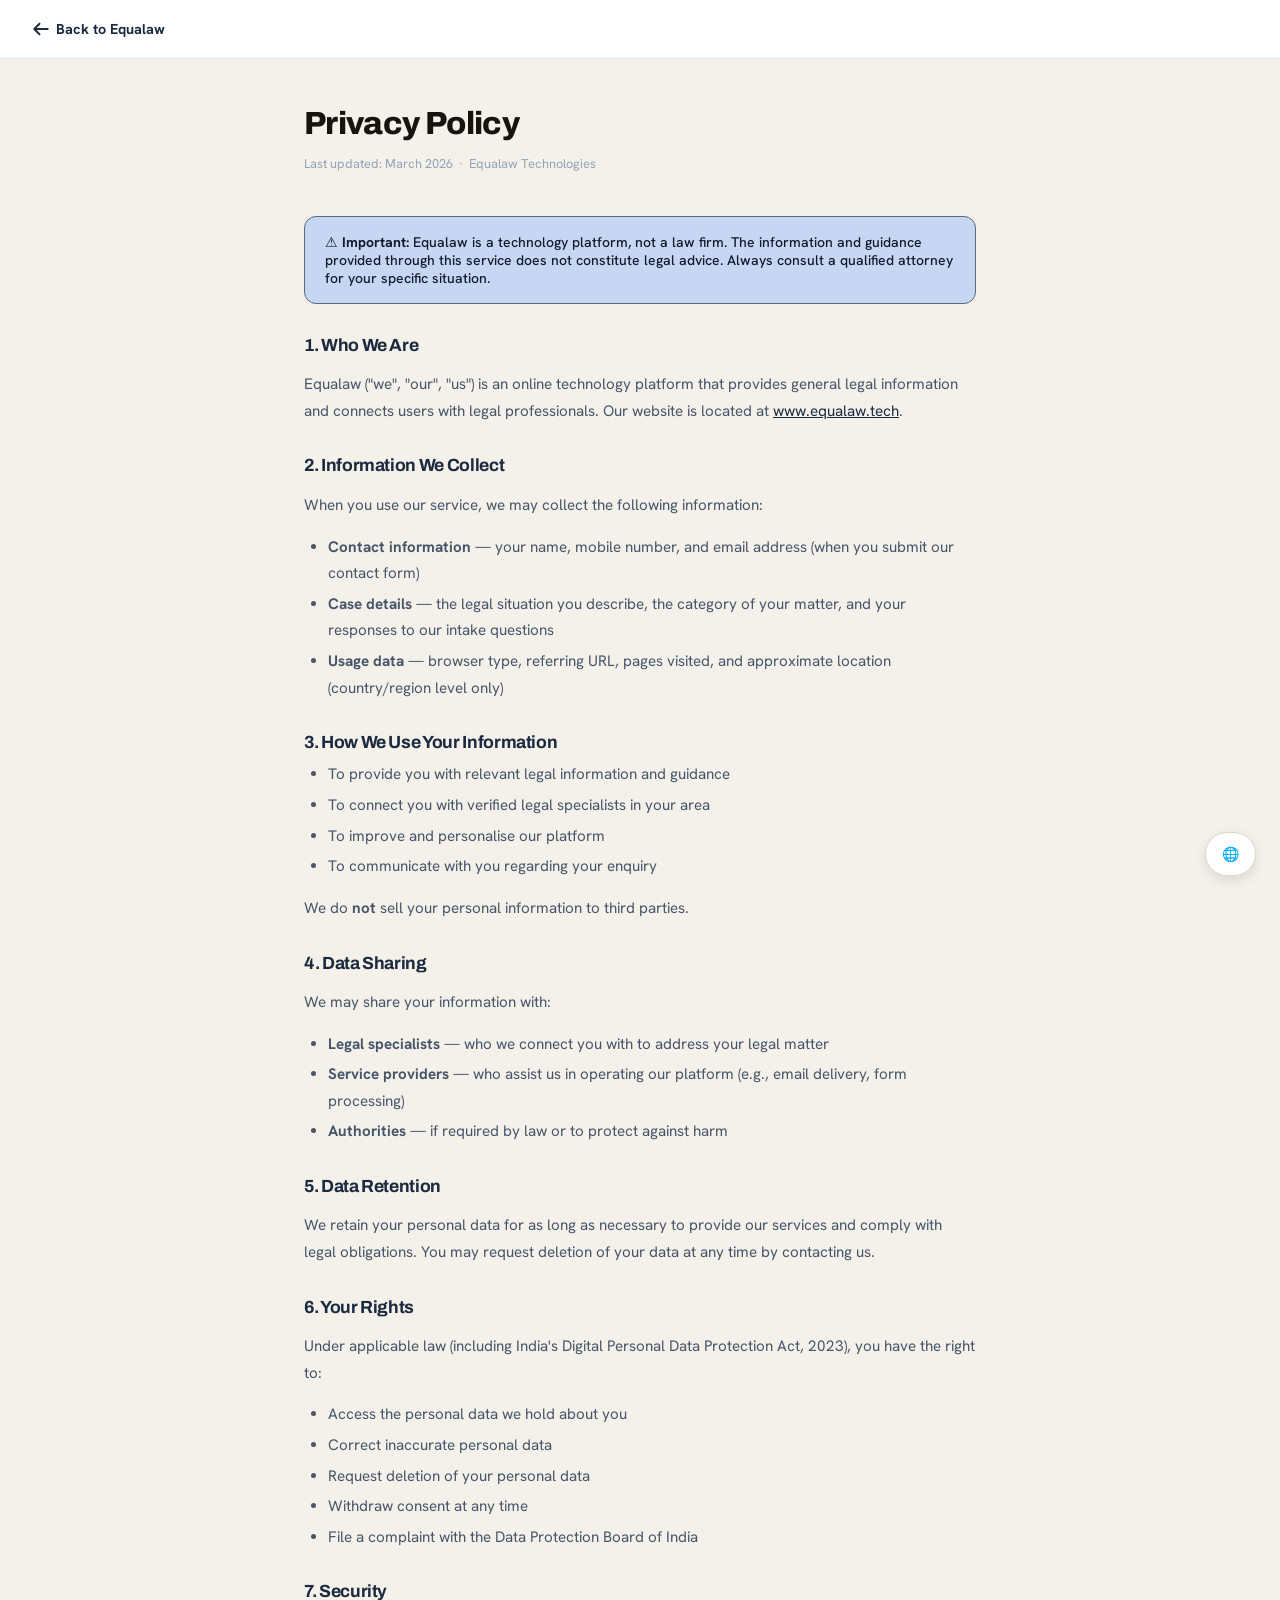
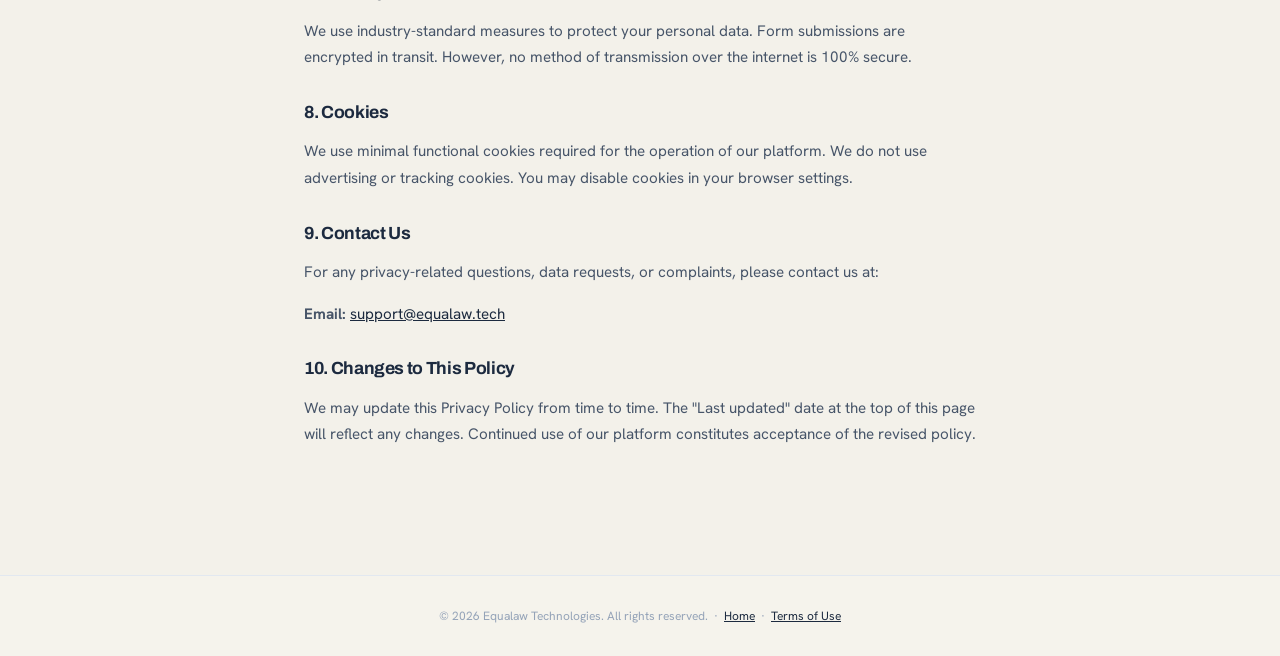
<file: privacy.html>
<!DOCTYPE html>
<html lang="en">
<head>
    <meta charset="UTF-8">
    <meta name="viewport" content="width=device-width, initial-scale=1.0">
    <title>Privacy Policy | Equalaw</title>
    <meta name="description" content="Equalaw's privacy policy — how we collect, use, and protect your data when you use our free legal guidance platform.">
    <link rel="canonical" href="https://www.equalaw.tech/privacy">
    <link rel="icon" href="/assets/equalaw-logo-v2.svg?v=20260623" type="image/svg+xml">
    <link rel="apple-touch-icon" href="/apple-touch-icon.png?v=20260623">
    <meta name="theme-color" content="#1C2A3F">
    <link rel="preconnect" href="https://fonts.googleapis.com">
    <link rel="preconnect" href="https://fonts.gstatic.com" crossorigin>
    <link href="https://fonts.googleapis.com/css2?family=Archivo:wght@400;500;600;700;800&family=Hanken+Grotesk:wght@400;500;600;700&family=Spline+Sans+Mono:wght@400;500&display=swap" rel="stylesheet">
    <link rel="stylesheet" href="/assets/ui-components.css?v=20260623">
    <script src="/assets/analytics.js"></script>
    <!-- i18n: Language detection & translation system -->
    <script src="/assets/i18n.js"></script>
    <!-- Vercel Web Analytics -->
    <script defer src="https://cdn.vercel-insights.com/v1/script.js"></script>
    <style>
        *, *::before, *::after { box-sizing: border-box; }
        body { font-family: 'Hanken Grotesk', system-ui, sans-serif; background: #F3F1EA; color: #16140f; margin: 0; }
        header {
            padding: 1.25rem 2rem;
            display: flex; align-items: center; gap: 0.75rem;
            border-bottom: 1px solid #e2e8f0;
            background: white;
            position: sticky; top: 0; z-index: 10;
        }
        header a { text-decoration: none; color: var(--color-primary); font-weight: 700; font-size: 0.9rem; display: flex; align-items: center; gap: 0.4rem; }
        article {
            max-width: 720px; margin: 3rem auto; padding: 0 1.5rem 4rem;
        }
        h1 { font-size: 2rem; font-weight: 800; margin-bottom: 0.25rem; }
        .meta { font-size: 0.8rem; color: #94a3b8; margin-bottom: 2.5rem; }
        h2 { font-size: 1.1rem; font-weight: 700; margin: 2rem 0 0.5rem; color: var(--color-primary); }
        p, li { font-size: 0.95rem; line-height: 1.75; color: #475569; }
        ul { padding-left: 1.5rem; margin: 0.5rem 0; }
        li { margin-bottom: 0.25rem; }
        .notice {
            background: var(--color-primary-light-transparent); border: 1px solid var(--color-primary-light);
            border-radius: 12px; padding: 1rem 1.25rem;
            font-size: 0.875rem; color: var(--color-primary-dark); margin: 1.5rem 0;
            font-weight: 500;
        }
        a { color: var(--color-primary); }
        footer { text-align: center; padding: 2rem; font-size: 0.75rem; color: #94a3b8; border-top: 1px solid #e2e8f0; }
    </style>
</head>
<body>

<header>
    <a href="/">
        <svg width="18" height="18" fill="none" stroke="currentColor" stroke-width="2.5" viewBox="0 0 24 24">
            <path stroke-linecap="round" stroke-linejoin="round" d="M10 19l-7-7m0 0l7-7m-7 7h18"/>
        </svg>
        Back to Equalaw
    </a>
</header>

<article>
    <h1>Privacy Policy</h1>
    <p class="meta">Last updated: March 2026 &nbsp;·&nbsp; Equalaw Technologies</p>

    <div class="notice">
        ⚠️ <strong>Important:</strong> Equalaw is a technology platform, not a law firm. The information and guidance provided through this service does not constitute legal advice. Always consult a qualified attorney for your specific situation.
    </div>

    <h2>1. Who We Are</h2>
    <p>Equalaw ("we", "our", "us") is an online technology platform that provides general legal information and connects users with legal professionals. Our website is located at <a href="https://www.equalaw.tech">www.equalaw.tech</a>.</p>

    <h2>2. Information We Collect</h2>
    <p>When you use our service, we may collect the following information:</p>
    <ul>
        <li><strong>Contact information</strong> — your name, mobile number, and email address (when you submit our contact form)</li>
        <li><strong>Case details</strong> — the legal situation you describe, the category of your matter, and your responses to our intake questions</li>
        <li><strong>Usage data</strong> — browser type, referring URL, pages visited, and approximate location (country/region level only)</li>
    </ul>

    <h2>3. How We Use Your Information</h2>
    <ul>
        <li>To provide you with relevant legal information and guidance</li>
        <li>To connect you with verified legal specialists in your area</li>
        <li>To improve and personalise our platform</li>
        <li>To communicate with you regarding your enquiry</li>
    </ul>
    <p>We do <strong>not</strong> sell your personal information to third parties.</p>

    <h2>4. Data Sharing</h2>
    <p>We may share your information with:</p>
    <ul>
        <li><strong>Legal specialists</strong> — who we connect you with to address your legal matter</li>
        <li><strong>Service providers</strong> — who assist us in operating our platform (e.g., email delivery, form processing)</li>
        <li><strong>Authorities</strong> — if required by law or to protect against harm</li>
    </ul>

    <h2>5. Data Retention</h2>
    <p>We retain your personal data for as long as necessary to provide our services and comply with legal obligations. You may request deletion of your data at any time by contacting us.</p>

    <h2>6. Your Rights</h2>
    <p>Under applicable law (including India's Digital Personal Data Protection Act, 2023), you have the right to:</p>
    <ul>
        <li>Access the personal data we hold about you</li>
        <li>Correct inaccurate personal data</li>
        <li>Request deletion of your personal data</li>
        <li>Withdraw consent at any time</li>
        <li>File a complaint with the Data Protection Board of India</li>
    </ul>

    <h2>7. Security</h2>
    <p>We use industry-standard measures to protect your personal data. Form submissions are encrypted in transit. However, no method of transmission over the internet is 100% secure.</p>

    <h2>8. Cookies</h2>
    <p>We use minimal functional cookies required for the operation of our platform. We do not use advertising or tracking cookies. You may disable cookies in your browser settings.</p>

    <h2>9. Contact Us</h2>
    <p>For any privacy-related questions, data requests, or complaints, please contact us at:</p>
    <p><strong>Email:</strong> <a href="mailto:support@equalaw.tech">support@equalaw.tech</a></p>

    <h2>10. Changes to This Policy</h2>
    <p>We may update this Privacy Policy from time to time. The "Last updated" date at the top of this page will reflect any changes. Continued use of our platform constitutes acceptance of the revised policy.</p>
</article>

<footer>
    &copy; 2026 Equalaw Technologies. All rights reserved.
    &nbsp;·&nbsp; <a href="/">Home</a>
    &nbsp;·&nbsp; <a href="/terms">Terms of Use</a>
</footer>

<!-- Floating Language Picker -->
<div id="lang-picker">
    <button id="lang-toggle" aria-label="Change language">🌐</button>
    <div id="lang-dropdown" class="hidden"></div>
</div>

<script>
    document.addEventListener('i18n-ready', function() {
        const dropdown = document.getElementById('lang-dropdown');
        const langs = getSupportedLanguages();
        dropdown.innerHTML = langs.map(lang => `
            <button onclick="switchLanguage('${lang.code}')" ${lang.code === getCurrentLang() ? 'selected' : ''}>
                ${lang.name} ${lang.code === getCurrentLang() ? '✓' : ''}
            </button>
        `).join('');

        document.getElementById('lang-toggle').addEventListener('click', function(e) {
            e.stopPropagation();
            dropdown.classList.toggle('open');
        });
        document.addEventListener('click', () => dropdown.classList.remove('open'));
    });
</script>

</body>
</html>
</file>
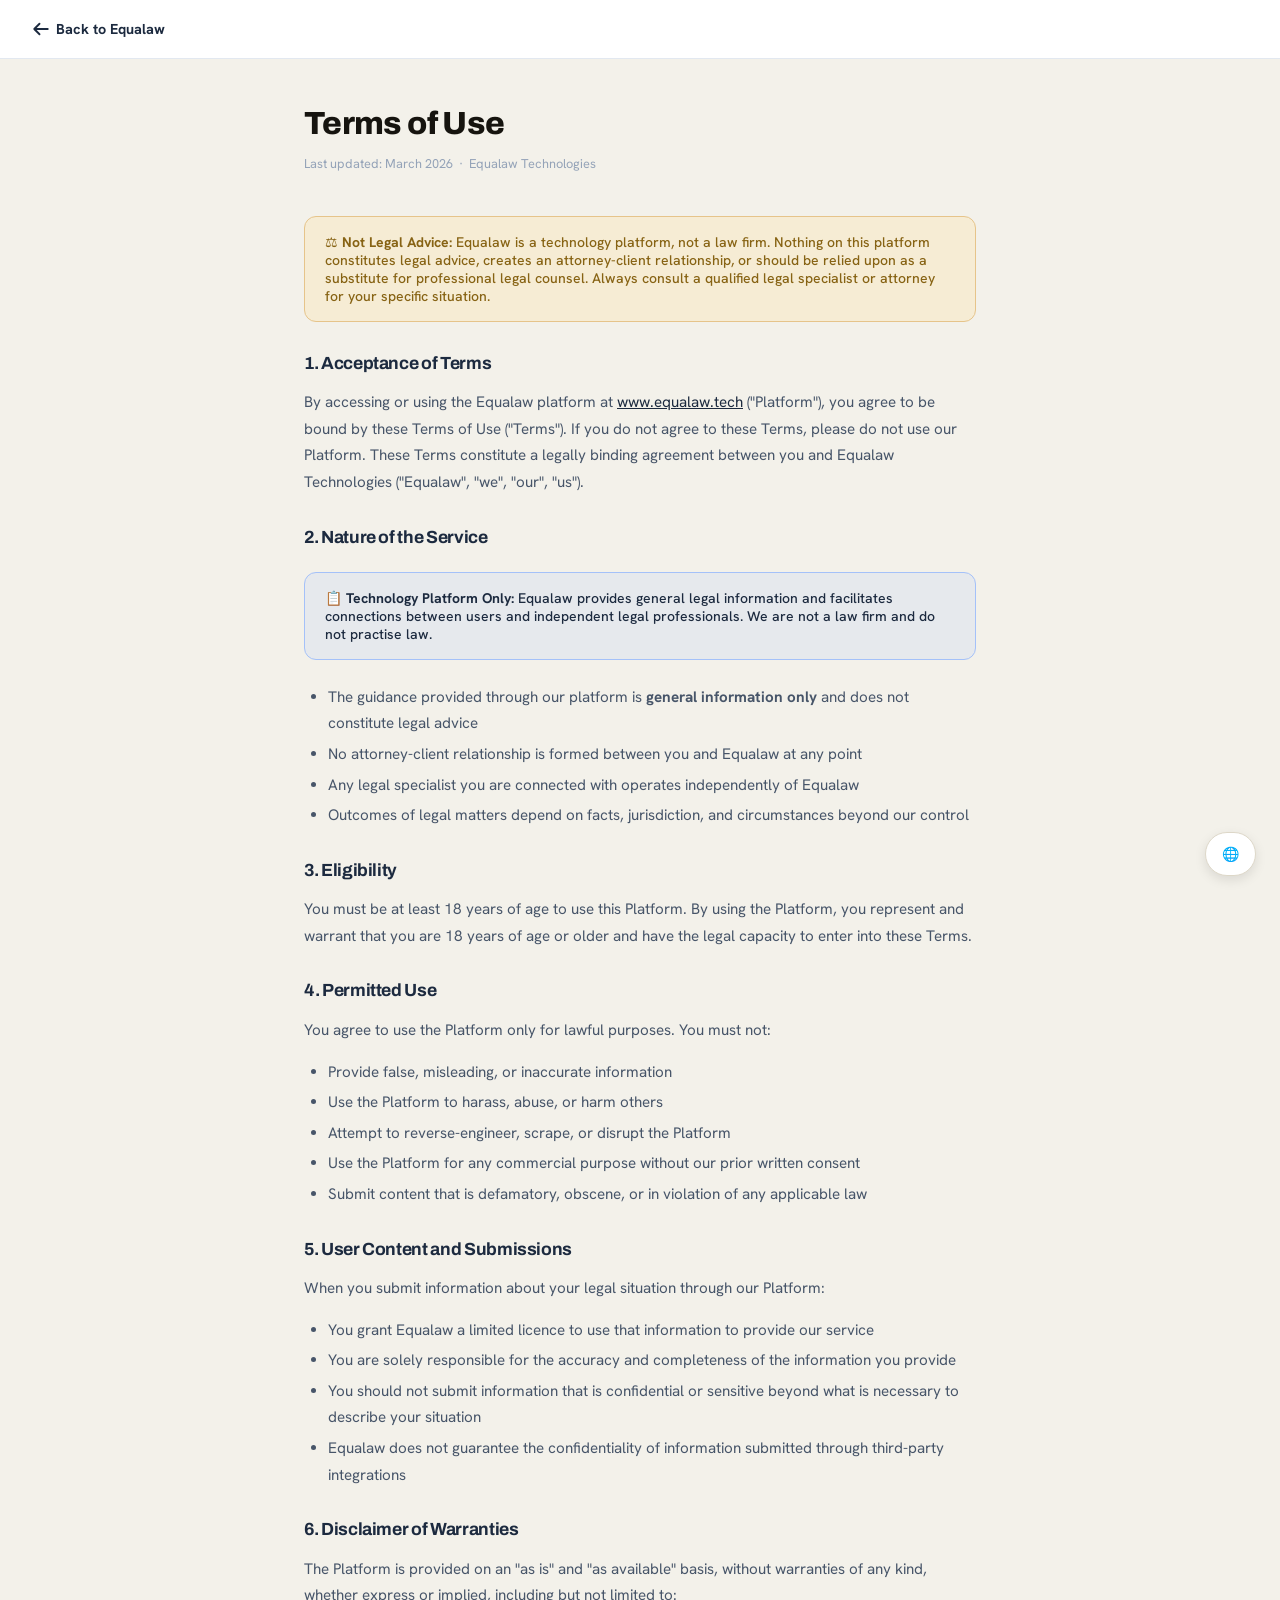
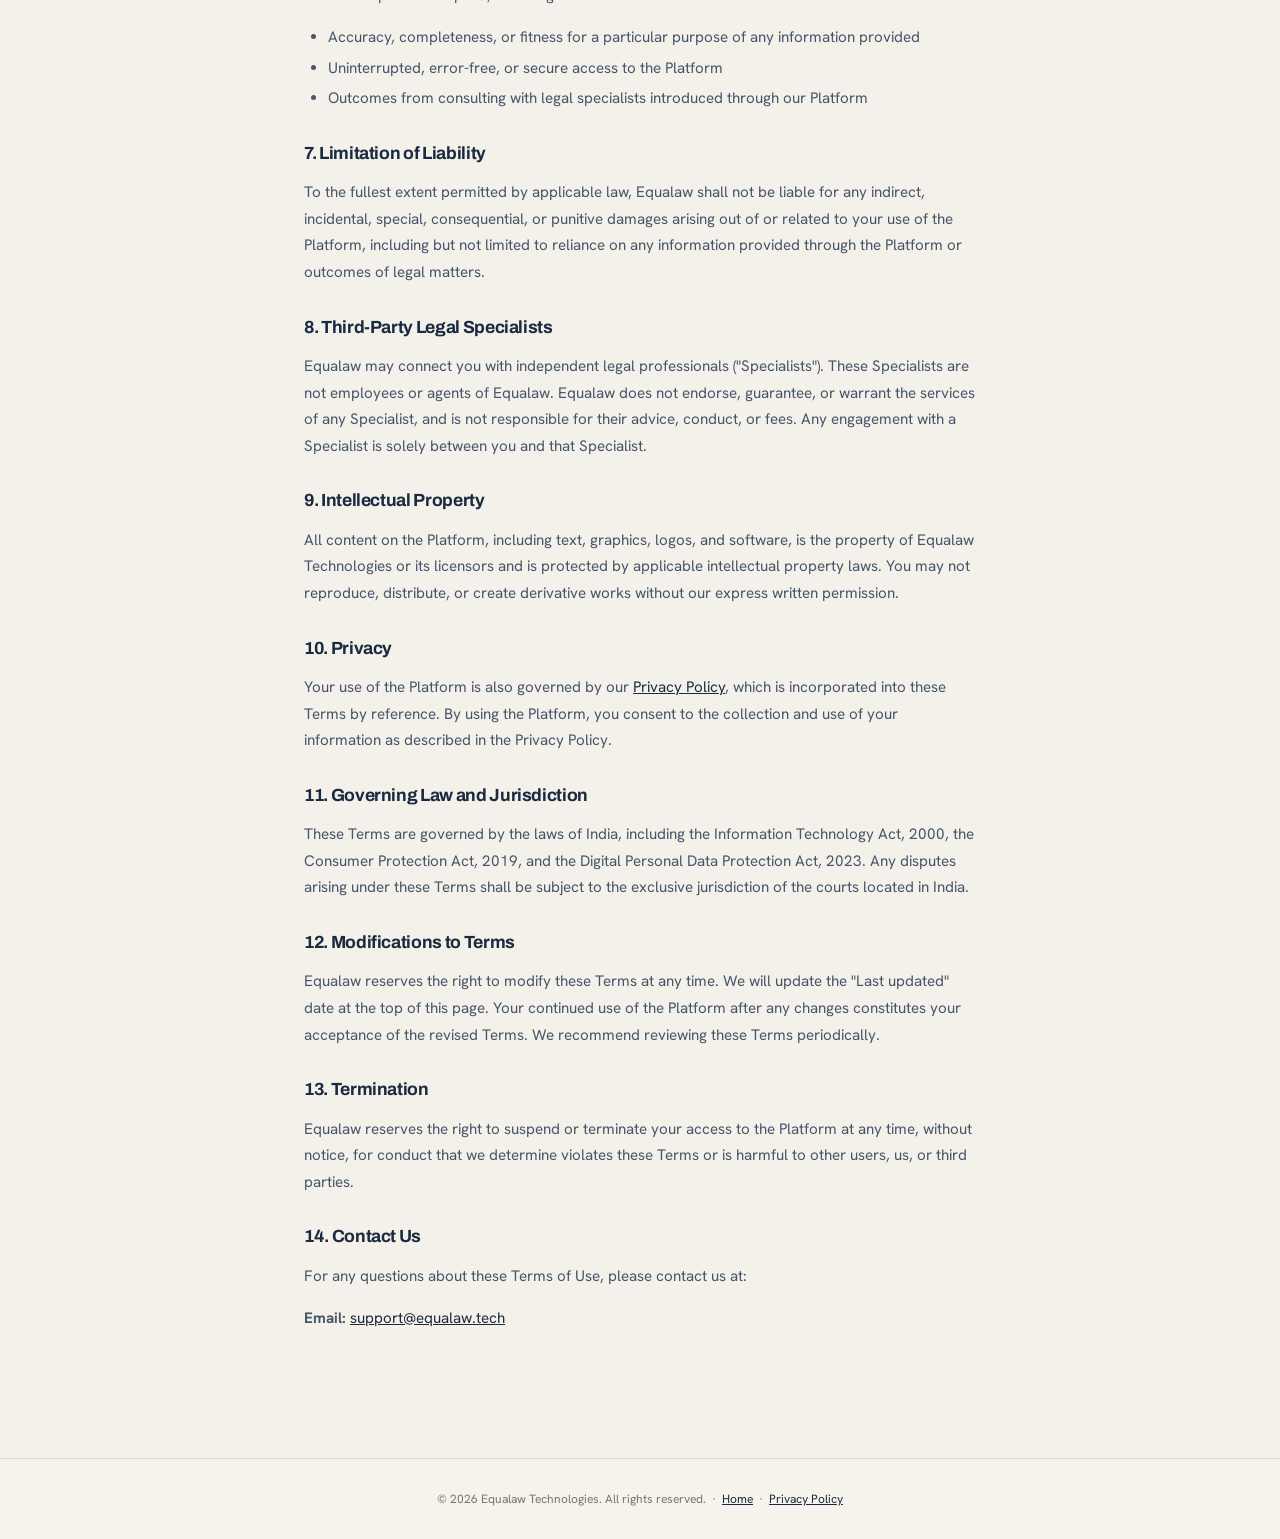
<file: terms.html>
<!DOCTYPE html>
<html lang="en">
<head>
    <meta charset="UTF-8">
    <meta name="viewport" content="width=device-width, initial-scale=1.0">
    <title>Terms of Use | Equalaw</title>
    <meta name="description" content="Equalaw's terms of use — the rules, disclaimers, and legal boundaries of our free AI-guided legal platform.">
    <link rel="canonical" href="https://www.equalaw.tech/terms">
    <link rel="icon" href="/assets/equalaw-logo-v2.svg?v=20260623" type="image/svg+xml">
    <link rel="apple-touch-icon" href="/apple-touch-icon.png?v=20260623">
    <meta name="theme-color" content="#1C2A3F">
    <link rel="preconnect" href="https://fonts.googleapis.com">
    <link rel="preconnect" href="https://fonts.gstatic.com" crossorigin>
    <link href="https://fonts.googleapis.com/css2?family=Archivo:wght@400;500;600;700;800&family=Hanken+Grotesk:wght@400;500;600;700&family=Spline+Sans+Mono:wght@400;500&display=swap" rel="stylesheet">
    <link rel="stylesheet" href="/assets/ui-components.css?v=20260623">
    <script src="/assets/analytics.js"></script>
    <!-- i18n: Language detection & translation system -->
    <script src="/assets/i18n.js"></script>
    <!-- Vercel Web Analytics -->
    <script defer src="https://cdn.vercel-insights.com/v1/script.js"></script>
    <style>
        *, *::before, *::after { box-sizing: border-box; }
        body { font-family: 'Hanken Grotesk', system-ui, sans-serif; background: #F3F1EA; color: #16140f; margin: 0; }
        header {
            padding: 1.25rem 2rem;
            display: flex; align-items: center; gap: 0.75rem;
            border-bottom: 1px solid #e2e8f0;
            background: white;
            position: sticky; top: 0; z-index: 10;
        }
        header a { text-decoration: none; color: var(--color-primary); font-weight: 700; font-size: 0.9rem; display: flex; align-items: center; gap: 0.4rem; }
        article {
            max-width: 720px; margin: 3rem auto; padding: 0 1.5rem 4rem;
        }
        h1 { font-size: 2rem; font-weight: 800; margin-bottom: 0.25rem; }
        .meta { font-size: 0.8rem; color: #94a3b8; margin-bottom: 2.5rem; }
        h2 { font-size: 1.1rem; font-weight: 700; margin: 2rem 0 0.5rem; color: var(--color-primary); }
        p, li { font-size: 0.95rem; line-height: 1.75; color: #475569; }
        ul { padding-left: 1.5rem; margin: 0.5rem 0; }
        li { margin-bottom: 0.25rem; }
        .notice {
            background: var(--color-peri-soft); border: 1px solid var(--color-peri);
            border-radius: 12px; padding: 1rem 1.25rem;
            font-size: 0.875rem; color: var(--brand-navy); margin: 1.5rem 0;
            font-weight: 500;
        }
        .warning {
            background: var(--color-warning-light); border: 1px solid #e6c48a;
            border-radius: 12px; padding: 1rem 1.25rem;
            font-size: 0.875rem; color: var(--color-warning-dark); margin: 1.5rem 0;
            font-weight: 500;
        }
        a { color: var(--color-primary); }
        footer { text-align: center; padding: 2rem; font-size: 0.75rem; color: var(--color-gray-600); border-top: 1px solid var(--color-gray-200); }
    </style>
</head>
<body>

<header>
    <a href="/">
        <svg width="18" height="18" fill="none" stroke="currentColor" stroke-width="2.5" viewBox="0 0 24 24">
            <path stroke-linecap="round" stroke-linejoin="round" d="M10 19l-7-7m0 0l7-7m-7 7h18"/>
        </svg>
        Back to Equalaw
    </a>
</header>

<article>
    <h1>Terms of Use</h1>
    <p class="meta">Last updated: March 2026 &nbsp;·&nbsp; Equalaw Technologies</p>

    <div class="warning">
        ⚖️ <strong>Not Legal Advice:</strong> Equalaw is a technology platform, not a law firm. Nothing on this platform constitutes legal advice, creates an attorney-client relationship, or should be relied upon as a substitute for professional legal counsel. Always consult a qualified legal specialist or attorney for your specific situation.
    </div>

    <h2>1. Acceptance of Terms</h2>
    <p>By accessing or using the Equalaw platform at <a href="https://www.equalaw.tech">www.equalaw.tech</a> ("Platform"), you agree to be bound by these Terms of Use ("Terms"). If you do not agree to these Terms, please do not use our Platform. These Terms constitute a legally binding agreement between you and Equalaw Technologies ("Equalaw", "we", "our", "us").</p>

    <h2>2. Nature of the Service</h2>
    <div class="notice">
        📋 <strong>Technology Platform Only:</strong> Equalaw provides general legal information and facilitates connections between users and independent legal professionals. We are not a law firm and do not practise law.
    </div>
    <ul>
        <li>The guidance provided through our platform is <strong>general information only</strong> and does not constitute legal advice</li>
        <li>No attorney-client relationship is formed between you and Equalaw at any point</li>
        <li>Any legal specialist you are connected with operates independently of Equalaw</li>
        <li>Outcomes of legal matters depend on facts, jurisdiction, and circumstances beyond our control</li>
    </ul>

    <h2>3. Eligibility</h2>
    <p>You must be at least 18 years of age to use this Platform. By using the Platform, you represent and warrant that you are 18 years of age or older and have the legal capacity to enter into these Terms.</p>

    <h2>4. Permitted Use</h2>
    <p>You agree to use the Platform only for lawful purposes. You must not:</p>
    <ul>
        <li>Provide false, misleading, or inaccurate information</li>
        <li>Use the Platform to harass, abuse, or harm others</li>
        <li>Attempt to reverse-engineer, scrape, or disrupt the Platform</li>
        <li>Use the Platform for any commercial purpose without our prior written consent</li>
        <li>Submit content that is defamatory, obscene, or in violation of any applicable law</li>
    </ul>

    <h2>5. User Content and Submissions</h2>
    <p>When you submit information about your legal situation through our Platform:</p>
    <ul>
        <li>You grant Equalaw a limited licence to use that information to provide our service</li>
        <li>You are solely responsible for the accuracy and completeness of the information you provide</li>
        <li>You should not submit information that is confidential or sensitive beyond what is necessary to describe your situation</li>
        <li>Equalaw does not guarantee the confidentiality of information submitted through third-party integrations</li>
    </ul>

    <h2>6. Disclaimer of Warranties</h2>
    <p>The Platform is provided on an "as is" and "as available" basis, without warranties of any kind, whether express or implied, including but not limited to:</p>
    <ul>
        <li>Accuracy, completeness, or fitness for a particular purpose of any information provided</li>
        <li>Uninterrupted, error-free, or secure access to the Platform</li>
        <li>Outcomes from consulting with legal specialists introduced through our Platform</li>
    </ul>

    <h2>7. Limitation of Liability</h2>
    <p>To the fullest extent permitted by applicable law, Equalaw shall not be liable for any indirect, incidental, special, consequential, or punitive damages arising out of or related to your use of the Platform, including but not limited to reliance on any information provided through the Platform or outcomes of legal matters.</p>

    <h2>8. Third-Party Legal Specialists</h2>
    <p>Equalaw may connect you with independent legal professionals ("Specialists"). These Specialists are not employees or agents of Equalaw. Equalaw does not endorse, guarantee, or warrant the services of any Specialist, and is not responsible for their advice, conduct, or fees. Any engagement with a Specialist is solely between you and that Specialist.</p>

    <h2>9. Intellectual Property</h2>
    <p>All content on the Platform, including text, graphics, logos, and software, is the property of Equalaw Technologies or its licensors and is protected by applicable intellectual property laws. You may not reproduce, distribute, or create derivative works without our express written permission.</p>

    <h2>10. Privacy</h2>
    <p>Your use of the Platform is also governed by our <a href="/privacy">Privacy Policy</a>, which is incorporated into these Terms by reference. By using the Platform, you consent to the collection and use of your information as described in the Privacy Policy.</p>

    <h2>11. Governing Law and Jurisdiction</h2>
    <p>These Terms are governed by the laws of India, including the Information Technology Act, 2000, the Consumer Protection Act, 2019, and the Digital Personal Data Protection Act, 2023. Any disputes arising under these Terms shall be subject to the exclusive jurisdiction of the courts located in India.</p>

    <h2>12. Modifications to Terms</h2>
    <p>Equalaw reserves the right to modify these Terms at any time. We will update the "Last updated" date at the top of this page. Your continued use of the Platform after any changes constitutes your acceptance of the revised Terms. We recommend reviewing these Terms periodically.</p>

    <h2>13. Termination</h2>
    <p>Equalaw reserves the right to suspend or terminate your access to the Platform at any time, without notice, for conduct that we determine violates these Terms or is harmful to other users, us, or third parties.</p>

    <h2>14. Contact Us</h2>
    <p>For any questions about these Terms of Use, please contact us at:</p>
    <p><strong>Email:</strong> <a href="mailto:support@equalaw.tech">support@equalaw.tech</a></p>
</article>

<footer>
    &copy; 2026 Equalaw Technologies. All rights reserved.
    &nbsp;·&nbsp; <a href="/">Home</a>
    &nbsp;·&nbsp; <a href="/privacy">Privacy Policy</a>
</footer>

<!-- Floating Language Picker -->
<div id="lang-picker">
    <button id="lang-toggle" aria-label="Change language">🌐</button>
    <div id="lang-dropdown" class="hidden"></div>
</div>

<script>
    document.addEventListener('i18n-ready', function() {
        const dropdown = document.getElementById('lang-dropdown');
        const langs = getSupportedLanguages();
        dropdown.innerHTML = langs.map(lang => `
            <button onclick="switchLanguage('${lang.code}')" ${lang.code === getCurrentLang() ? 'selected' : ''}>
                ${lang.name} ${lang.code === getCurrentLang() ? '✓' : ''}
            </button>
        `).join('');

        document.getElementById('lang-toggle').addEventListener('click', function(e) {
            e.stopPropagation();
            dropdown.classList.toggle('open');
        });
        document.addEventListener('click', () => dropdown.classList.remove('open'));
    });
</script>

</body>
</html>
</file>
<file: assets/ui-components.css>
/**
 * Equalaw UI Components & Design System
 * Responsive-first component library with language awareness
 *
 * Sections:
 * 1. Color & Spacing System
 * 2. Typography System
 * 3. Button Components (primary, secondary, ghost)
 * 4. Input Components
 * 5. Form States (error, success, disabled)
 * 6. Toast & Notifications
 * 7. Language Picker (floating)
 * 8. Voice Button & Recording Feedback
 * 9. Loading States & Spinners
 * 10. Responsive Breakpoints
 * 11. Accessibility & Focus States
 */

/* ============================================
   1. COLOR & SPACING SYSTEM
   ============================================ */

:root {
  /* =====================================================================
     EQUALAW BRAND v2.0 — Identity System
     Navy anchors · Gold carries the identity · Periwinkle opens it for data
     One stroke DNA, one colour system. See /brand-guidelines.
     ===================================================================== */

  /* Core brand palette */
  --brand-navy:    #1C2A3F;  /* Primary — chrome, surfaces, headers */
  --brand-gold:    #B79C76;  /* Identity accent — used sparingly */
  --brand-peri:    #A4C1F9;  /* Support accent — links, data, tints */
  --brand-paper:   #F3F1EA;  /* Warm off-white ground */
  --brand-paper-2: #ECE8DD;  /* Secondary paper surface */
  --brand-ink:     #16140f;  /* Body text on light */
  --brand-line:    #D7D1C2;  /* Hairlines on paper */
  --brand-mut:     #7C7565;  /* Muted/secondary text on paper */

  /* Navy tint scale — for surfaces & data */
  --navy-900: #1C2A3F;
  --navy-800: #16243a;
  --navy-700: #33425a;
  --navy-500: #5d6b80;
  --navy-300: #9aa4b4;
  --navy-200: #c8cdd6;
  --navy-100: #e7e9ee;

  /* Primary (Navy) — mapped onto the legacy --color-primary contract */
  --color-primary: #1C2A3F;
  --color-primary-dark: #11192a;
  --color-primary-light: #5d6b80;
  --color-primary-transparent: rgba(28, 42, 63, 0.40);
  --color-primary-transparent-full: rgba(28, 42, 63, 1);
  --color-primary-shadow: rgba(28, 42, 63, 0.28);
  --color-primary-shadow-light: rgba(28, 42, 63, 0.14);
  /* "light/glow" accents now carried by periwinkle so they read on dark navy */
  --color-primary-light-transparent: rgba(164, 193, 249, 0.55);
  --color-primary-light-transparent-1: rgba(164, 193, 249, 0.18);

  /* Accent (Gold) — wordmark in feature contexts, key highlights */
  --color-accent: #B79C76;
  --color-accent-dark: #9c8260;
  --color-accent-soft: rgba(183, 156, 118, 0.14);

  /* Periwinkle support */
  --color-peri: #A4C1F9;
  --color-peri-dark: #5878b8;
  --color-peri-soft: rgba(164, 193, 249, 0.16);

  /* Legacy "purple" tokens → re-pointed at periwinkle/navy */
  --color-purple-light: #A4C1F9;
  --color-purple-dark: #5d6b80;

  /* Semantic Colors */
  --color-success: #2f8f5b;
  --color-success-dark: #1f5d33;
  --color-success-light: #e3f1e8;
  --color-warning: #b8841f;
  --color-warning-dark: #876314;
  --color-warning-light: #f6ecd4;
  --color-error: #c0392b;
  --color-error-dark: #9a3328;
  --color-error-border: #e6b8b2;
  --color-error-light: #f7e3e0;
  --color-error-lighter: #fbf1ef;
  --color-info: #5878b8;

  /* Neutral — warm-shifted to sit with paper & navy */
  --color-white: #ffffff;
  --color-black: #000000;
  --color-gray-50: #f5f3ec;
  --color-gray-100: #ece8dd;
  --color-gray-200: #ddd7c8;
  --color-gray-300: #cdc7b7;
  --color-gray-400: #b3ab97;
  --color-gray-600: #7c7565;
  --color-gray-700: #56503f;
  --color-gray-800: #2b2922;
  --color-gray-900: #16140f;

  /* Spacing */
  --space-xs: 4px;
  --space-sm: 8px;
  --space-md: 16px;
  --space-lg: 24px;
  --space-xl: 32px;

  /* Border Radius */
  --radius-sm: 4px;
  --radius-md: 8px;
  --radius-lg: 12px;
  --radius-full: 999px;

  /* Transitions */
  --transition-fast: 150ms ease;
  --transition-base: 200ms ease;
  --transition-slow: 300ms ease;
}

/* ============================================
   2. TYPOGRAPHY SYSTEM
   ============================================ */

body, input, label, textarea, select {
  font-family: 'Hanken Grotesk', system-ui, sans-serif;
}

/* Archivo carries display & UI with institutional presence */
h1, h2, h3, h4, .font-display {
  font-family: 'Archivo', system-ui, sans-serif;
  letter-spacing: -0.02em;
}
h1 { font-size: 3.75rem; font-weight: 800; line-height: 1.05; }
h2 { font-size: 2rem; font-weight: 700; line-height: 1.15; }
h3 { font-size: 1.5rem; font-weight: 600; line-height: 1.3; }
h4 { font-size: 1.25rem; font-weight: 600; line-height: 1.4; }

/* Spline Sans Mono labels the technical, brand-engineering voice */
.font-mono, .mono { font-family: 'Spline Sans Mono', ui-monospace, monospace; }

.text-lg { font-size: 1.125rem; font-weight: 500; }
.text-base { font-size: 1rem; font-weight: 400; }
.text-sm { font-size: 0.875rem; font-weight: 500; }
.text-xs { font-size: 0.75rem; font-weight: 600; text-transform: uppercase; letter-spacing: 0.05em; }

.font-bold { font-weight: 700; }
.font-semibold { font-weight: 600; }
.font-medium { font-weight: 500; }
.font-regular { font-weight: 400; }

/* ============================================
   3. BUTTON COMPONENTS
   ============================================ */

/* Base button styles */
button, .btn {
  font-family: 'Archivo', system-ui, sans-serif;
  letter-spacing: -0.01em;
  border: none;
  cursor: pointer;
  transition: all var(--transition-base);
  text-decoration: none;
  display: inline-flex;
  align-items: center;
  justify-content: center;
  gap: var(--space-sm);
  white-space: nowrap;
  user-select: none;
}

/* Button Sizes */
.btn-xs {
  padding: 0.375rem 0.75rem;
  font-size: 0.75rem;
  font-weight: 600;
  border-radius: var(--radius-sm);
}

.btn-sm {
  padding: 0.5rem 1rem;
  font-size: 0.875rem;
  font-weight: 600;
  border-radius: var(--radius-md);
}

.btn-md {
  padding: 0.75rem 1.5rem;
  font-size: 1rem;
  font-weight: 600;
  border-radius: var(--radius-md);
}

.btn-lg {
  padding: 1rem 2rem;
  font-size: 1.125rem;
  font-weight: 600;
  border-radius: var(--radius-lg);
}

/* Primary Button — Navy with AAA-contrast white text */
.btn-primary, .btn-primary:visited {
  background: var(--color-primary);
  color: var(--color-white);
  box-shadow: 0 4px 12px rgba(28, 42, 63, 0.28);
}

.btn-primary:hover {
  background: var(--color-primary-dark);
  box-shadow: 0 6px 16px rgba(28, 42, 63, 0.36);
  transform: translateY(-1px);
}

.btn-primary:active {
  transform: scale(0.98);
  box-shadow: 0 2px 8px rgba(28, 42, 63, 0.20);
}

/* Accent Button — Gold, the identity carrier. Use sparingly for hero CTAs. */
.btn-accent, .btn-accent:visited {
  background: var(--color-accent);
  color: var(--brand-navy);
  box-shadow: 0 4px 12px rgba(183, 156, 118, 0.30);
}

.btn-accent:hover {
  background: var(--color-accent-dark);
  box-shadow: 0 6px 16px rgba(183, 156, 118, 0.40);
  transform: translateY(-1px);
}

.btn-accent:active {
  transform: scale(0.98);
}

/* Secondary Button */
.btn-secondary, .btn-secondary:visited {
  background: var(--color-gray-100);
  color: var(--color-gray-800);
  border: 1px solid var(--color-gray-200);
}

.btn-secondary:hover {
  background: var(--color-gray-200);
  color: var(--color-gray-900);
  border-color: var(--color-gray-300);
  transform: translateY(-1px);
}

.btn-secondary:active {
  transform: scale(0.98);
}

/* Ghost Button (text-only) */
.btn-ghost, .btn-ghost:visited {
  background: transparent;
  color: var(--color-primary);
  border: none;
  padding: 0;
}

.btn-ghost:hover {
  color: var(--color-primary-dark);
  text-decoration: underline;
}

/* Button States */
.btn:disabled, .btn[disabled] {
  opacity: 0.5;
  cursor: not-allowed;
  transform: none !important;
}

.btn.loading {
  pointer-events: none;
  position: relative;
}

.btn.loading::after {
  content: '';
  position: absolute;
  width: 1em;
  height: 1em;
  border: 2px solid currentColor;
  border-right-color: transparent;
  border-radius: 50%;
  animation: spinner 0.6s linear infinite;
}

@keyframes spinner {
  to { transform: rotate(360deg); }
}

/* ============================================
   4. INPUT COMPONENTS
   ============================================ */

input[type="text"],
input[type="email"],
input[type="tel"],
input[type="password"],
input[type="number"],
textarea,
select {
  font-family: 'Hanken Grotesk', system-ui, sans-serif;
  padding: 0.75rem 1rem;
  border: 1px solid var(--color-gray-200);
  border-radius: var(--radius-md);
  font-size: 1rem;
  transition: all var(--transition-base);
  background: var(--color-white);
  color: var(--color-gray-800);
  min-height: 44px; /* Touch target */
}

input::placeholder,
textarea::placeholder {
  color: var(--color-gray-600);
}

input[type="text"]:focus,
input[type="email"]:focus,
input[type="tel"]:focus,
input[type="password"]:focus,
input[type="number"]:focus,
textarea:focus,
select:focus {
  outline: none;
  border-color: var(--color-primary);
  box-shadow: 0 0 0 3px var(--color-primary-shadow-light);
  background: var(--color-white);
}

textarea {
  resize: vertical;
  min-height: 120px;
}

select {
  cursor: pointer;
  appearance: none;
  background-image: url("data:image/svg+xml,%3Csvg xmlns='http://www.w3.org/2000/svg' width='12' height='8' viewBox='0 0 12 8'%3E%3Cpath fill='%23475569' d='M1 1l5 5 5-5'/%3E%3C/svg%3E");
  background-repeat: no-repeat;
  background-position: right 1rem center;
  padding-right: 2.5rem;
}

/* ============================================
   5. FORM STATES
   ============================================ */

.form-group {
  margin-bottom: var(--space-lg);
  display: flex;
  flex-direction: column;
}

.form-label {
  font-size: 0.875rem;
  font-weight: 600;
  color: var(--color-gray-800);
  margin-bottom: var(--space-sm);
}

.form-help {
  font-size: 0.75rem;
  color: var(--color-gray-600);
  margin-top: var(--space-sm);
  line-height: 1.4;
}

/* Error State */
input[aria-invalid="true"],
textarea[aria-invalid="true"],
.input-error {
  border-color: var(--color-error);
}

input[aria-invalid="true"]:focus,
textarea[aria-invalid="true"]:focus {
  box-shadow: 0 0 0 3px rgba(239, 68, 68, 0.1);
}

.error-text {
  font-size: 0.75rem;
  color: var(--color-error);
  margin-top: var(--space-sm);
  display: flex;
  align-items: center;
  gap: var(--space-sm);
  animation: slideDown 0.2s ease-out;
}

@keyframes slideDown {
  from {
    opacity: 0;
    transform: translateY(-8px);
  }
  to {
    opacity: 1;
    transform: translateY(0);
  }
}

/* Success State */
.input-success {
  border-color: var(--color-success);
}

.input-success::after {
  content: '✓';
  position: absolute;
  right: 1rem;
  color: var(--color-success);
  font-weight: 700;
}

.success-text {
  font-size: 0.75rem;
  color: var(--color-success);
  margin-top: var(--space-sm);
}

/* ============================================
   6. TOAST & NOTIFICATIONS
   ============================================ */

.toast {
  position: fixed;
  z-index: 1000;
  padding: var(--space-md) var(--space-lg);
  border-radius: var(--radius-lg);
  box-shadow: 0 10px 30px rgba(0, 0, 0, 0.15);
  display: flex;
  align-items: center;
  gap: var(--space-md);
  max-width: 400px;
  animation: slideInRight 0.3s ease-out;
}

@keyframes slideInRight {
  from {
    opacity: 0;
    transform: translateX(100%);
  }
  to {
    opacity: 1;
    transform: translateX(0);
  }
}

.toast-success {
  background: var(--color-success);
  color: var(--color-white);
}

.toast-error {
  background: var(--color-error);
  color: var(--color-white);
}

.toast-info {
  background: var(--color-info);
  color: var(--color-white);
}

.toast-warning {
  background: var(--color-warning);
  color: var(--color-gray-900);
}

.toast-content {
  flex: 1;
  font-size: 0.875rem;
  font-weight: 500;
  line-height: 1.4;
}

.toast-icon {
  flex-shrink: 0;
  width: 24px;
  height: 24px;
  display: flex;
  align-items: center;
  justify-content: center;
  font-size: 1.25rem;
}

/* ============================================
   7. LANGUAGE PICKER (Floating)
   ============================================ */

#lang-picker {
  position: fixed;
  bottom: var(--space-lg);
  right: var(--space-lg);
  z-index: 50;
  font-family: 'Hanken Grotesk', system-ui, sans-serif;
}

#lang-toggle {
  background: var(--color-white);
  color: var(--color-gray-800);
  border: 1px solid var(--color-gray-200);
  border-radius: var(--radius-full);
  padding: var(--space-sm) var(--space-md);
  font-size: 0.875rem;
  font-weight: 600;
  cursor: pointer;
  box-shadow: 0 4px 12px rgba(0, 0, 0, 0.1);
  display: flex;
  align-items: center;
  gap: var(--space-sm);
  transition: all var(--transition-base);
  min-height: 44px;
}

#lang-toggle:hover {
  background: var(--color-gray-50);
  box-shadow: 0 6px 16px rgba(0, 0, 0, 0.12);
  transform: translateY(-2px);
  border-color: var(--color-primary);
}

#lang-toggle:active {
  transform: translateY(0);
}

#lang-toggle:focus {
  outline: 2px solid var(--color-primary);
  outline-offset: 2px;
}

#lang-dropdown {
  position: absolute;
  bottom: 100%;
  right: 0;
  background: var(--color-white);
  border: 1px solid var(--color-gray-200);
  border-radius: var(--radius-lg);
  box-shadow: 0 10px 30px rgba(0, 0, 0, 0.15);
  overflow: hidden;
  min-width: 160px;
  margin-bottom: var(--space-sm);
  display: none;
  animation: slideUp 0.2s ease-out;
}

#lang-dropdown.open {
  display: block;
}

@keyframes slideUp {
  from {
    opacity: 0;
    transform: translateY(10px);
  }
  to {
    opacity: 1;
    transform: translateY(0);
  }
}

#lang-dropdown button {
  display: block;
  width: 100%;
  padding: var(--space-md) var(--space-lg);
  text-align: left;
  border: none;
  background: var(--color-white);
  color: var(--color-gray-700);
  font-size: 0.875rem;
  font-weight: 500;
  cursor: pointer;
  transition: all var(--transition-fast);
  font-family: 'Hanken Grotesk', system-ui, sans-serif;
}

#lang-dropdown button:hover {
  background: var(--color-gray-50);
  color: var(--color-primary);
}

#lang-dropdown button[selected],
#lang-dropdown button.active {
  background: var(--navy-100);
  color: var(--color-primary);
  font-weight: 600;
}

#lang-dropdown button[selected]::after,
#lang-dropdown button.active::after {
  content: ' ✓';
  color: var(--color-success);
}

/* ============================================
   8. VOICE BUTTON & RECORDING FEEDBACK
   ============================================ */

.voice-btn {
  background: var(--color-white);
  color: var(--color-gray-800);
  border: 1px solid var(--color-gray-200);
  padding: 0.75rem 1rem;
  border-radius: var(--radius-md);
  font-size: 0.9375rem;
  font-weight: 600;
  cursor: pointer;
  transition: all var(--transition-base);
  display: flex;
  align-items: center;
  gap: var(--space-sm);
  font-family: 'Hanken Grotesk', system-ui, sans-serif;
  min-height: 44px;
}

.voice-btn:hover {
  background: var(--color-gray-50);
  border-color: var(--color-gray-300);
  transform: translateY(-1px);
}

.voice-btn:active {
  transform: scale(0.98);
}

.voice-btn:focus {
  outline: 2px solid var(--color-primary);
  outline-offset: 2px;
}

/* Recording State */
.voice-btn.recording {
  background: var(--color-primary);
  color: var(--color-white);
  border-color: var(--color-primary-dark);
  animation: pulse 1s infinite;
}

@keyframes pulse {
  0%, 100% {
    box-shadow: 0 0 0 0 rgba(28, 42, 63, 0.4);
  }
  50% {
    box-shadow: 0 0 0 8px rgba(28, 42, 63, 0);
  }
}

/* Waveform Visualization */
.voice-waveform {
  display: flex;
  align-items: flex-end;
  gap: 2px;
  height: 24px;
}

.voice-waveform__bar {
  width: 3px;
  background: currentColor;
  border-radius: 2px;
  animation: wave 0.4s ease-in-out infinite;
}

.voice-waveform__bar:nth-child(1) { animation-delay: 0s; }
.voice-waveform__bar:nth-child(2) { animation-delay: 0.1s; }
.voice-waveform__bar:nth-child(3) { animation-delay: 0.2s; }
.voice-waveform__bar:nth-child(4) { animation-delay: 0.3s; }
.voice-waveform__bar:nth-child(5) { animation-delay: 0.4s; }

@keyframes wave {
  0%, 100% { height: 6px; }
  50% { height: 20px; }
}

/* ============================================
   9. LOADING STATES & SPINNERS
   ============================================ */

.skeleton {
  background: linear-gradient(90deg, var(--color-gray-100) 0%, var(--color-gray-200) 50%, var(--color-gray-100) 100%);
  background-size: 200% 100%;
  animation: shimmer 2s infinite;
  border-radius: var(--radius-md);
}

@keyframes shimmer {
  0% { background-position: 200% 0; }
  100% { background-position: -200% 0; }
}

.spinner {
  display: inline-block;
  width: 20px;
  height: 20px;
  border: 2px solid var(--color-gray-200);
  border-top-color: var(--color-primary);
  border-radius: 50%;
  animation: spin 0.8s linear infinite;
}

@keyframes spin {
  to { transform: rotate(360deg); }
}

/* ============================================
   10. CARD & CONTAINER COMPONENTS
   ============================================ */

.card {
  background: var(--color-white);
  border: 1px solid var(--color-gray-200);
  border-radius: var(--radius-lg);
  padding: var(--space-lg);
  box-shadow: 0 2px 8px rgba(0, 0, 0, 0.05);
  transition: all var(--transition-base);
}

.card:hover {
  border-color: var(--color-primary);
  box-shadow: 0 4px 16px rgba(28, 42, 63, 0.12);
}

.card-header {
  margin-bottom: var(--space-lg);
  padding-bottom: var(--space-md);
  border-bottom: 1px solid var(--color-gray-200);
}

.card-header h3 {
  margin: 0;
  color: var(--color-gray-900);
}

.card-body {
  margin-bottom: var(--space-md);
}

.card-footer {
  padding-top: var(--space-md);
  border-top: 1px solid var(--color-gray-200);
  display: flex;
  gap: var(--space-md);
  justify-content: flex-end;
}

/* Glass Card (Transparent with backdrop blur) */
.glass-card {
  background: rgba(255, 255, 255, 0.75);
  backdrop-filter: blur(20px);
  -webkit-backdrop-filter: blur(20px);
  border: 1px solid rgba(255, 255, 255, 0.5);
  box-shadow: 0 20px 50px -12px rgba(0, 0, 0, 0.08);
  border-radius: var(--radius-lg);
  padding: var(--space-lg);
}

/* ============================================
   11. ALERT & NOTIFICATION COMPONENTS
   ============================================ */

.alert {
  padding: var(--space-md) var(--space-lg);
  border-radius: var(--radius-md);
  border-left: 4px solid;
  display: flex;
  gap: var(--space-md);
  align-items: flex-start;
  font-size: 0.875rem;
  line-height: 1.5;
}

.alert-success {
  background: var(--color-success-light);
  border-color: var(--color-success);
  color: var(--color-success-dark);
}

.alert-error {
  background: var(--color-error-light);
  border-color: var(--color-error);
  color: var(--color-error-dark);
}

.alert-warning {
  background: var(--color-warning-light);
  border-color: var(--color-warning);
  color: var(--color-warning-dark);
}

.alert-info {
  background: var(--color-peri-soft);
  border-color: var(--color-info);
  color: var(--brand-navy);
}

.alert-icon {
  flex-shrink: 0;
  display: flex;
  align-items: center;
  justify-content: center;
  width: 20px;
  height: 20px;
  font-weight: 700;
}

/* ============================================
   12. FOOTER COMPONENT
   ============================================ */

footer {
  background: var(--color-gray-50);
  border-top: 1px solid var(--color-gray-200);
  padding: var(--space-xl) var(--space-lg);
  margin-top: var(--space-xl);
}

footer.dark {
  background: var(--color-gray-900);
  color: var(--color-white);
  border-top-color: var(--color-gray-800);
}

.footer-content {
  max-width: 1200px;
  margin: 0 auto;
  display: grid;
  grid-template-columns: repeat(auto-fit, minmax(250px, 1fr));
  gap: var(--space-lg);
}

footer.dark .footer-link {
  color: var(--color-gray-300);
}

footer.dark .footer-link:hover {
  color: var(--color-white);
}

.footer-section h4 {
  font-size: 1rem;
  font-weight: 600;
  margin-bottom: var(--space-md);
  color: var(--color-gray-900);
}

footer.dark .footer-section h4 {
  color: var(--color-white);
}

.footer-links {
  display: flex;
  flex-direction: column;
  gap: var(--space-sm);
  list-style: none;
  padding: 0;
  margin: 0;
}

.footer-link {
  color: var(--color-gray-600);
  text-decoration: none;
  font-size: 0.875rem;
  transition: all var(--transition-base);
}

.footer-link:hover {
  color: var(--color-primary);
  text-decoration: underline;
}

.footer-divider {
  background: var(--color-gray-200);
  height: 1px;
  margin: var(--space-lg) 0;
}

footer.dark .footer-divider {
  background: var(--color-gray-800);
}

.footer-bottom {
  text-align: center;
  margin-top: var(--space-xl);
  padding-top: var(--space-lg);
  border-top: 1px solid var(--color-gray-200);
  font-size: 0.75rem;
  color: var(--color-gray-600);
}

footer.dark .footer-bottom {
  border-top-color: var(--color-gray-800);
  color: var(--color-gray-400);
}

/* ============================================
   13. BADGES & TAGS
   ============================================ */

.badge {
  display: inline-flex;
  align-items: center;
  gap: var(--space-sm);
  padding: 0.375rem 0.75rem;
  border-radius: var(--radius-full);
  font-size: 0.75rem;
  font-weight: 600;
  text-transform: uppercase;
  letter-spacing: 0.05em;
}

.badge-info {
  background: var(--color-peri-soft);
  color: var(--brand-navy);
}

.badge-success {
  background: var(--color-success-light);
  color: var(--color-success-dark);
}

.badge-error {
  background: var(--color-error-light);
  color: var(--color-error-dark);
}

.badge-warning {
  background: var(--color-warning-light);
  color: var(--color-warning-dark);
}

/* Gold identity badge — for brand/feature emphasis */
.badge-brand {
  background: var(--color-accent-soft);
  color: var(--color-accent-dark);
}

/* ============================================
   12. BRAND LOGO & MARK SYSTEM
   ============================================ */

/* Logo Container Base */
.logo-container {
  display: inline-flex;
  align-items: center;
  gap: var(--space-sm);
  line-height: 1;
}

/* Primary Logo Mark (Icon) */
.logo-mark,
.brand-mark {
  width: 34px;
  height: 34px;
  flex-shrink: 0;
  object-fit: contain;
  object-position: center;
}

/* Logo Mark Sizes */
.logo-mark-xs {
  width: 24px;
  height: 24px;
}

.logo-mark-sm {
  width: 32px;
  height: 32px;
}

.logo-mark-md {
  width: 36px;
  height: 36px;
}

.logo-mark-lg {
  width: 48px;
  height: 48px;
}

.logo-mark-xl {
  width: 64px;
  height: 64px;
}

/* Wordmark (Text Logo) */
.logo-wordmark,
.brand-wordmark {
  height: 24px;
  width: auto;
  flex-shrink: 0;
  object-fit: contain;
  object-position: center left;
}

.logo-wordmark-sm {
  height: 20px;
}

.logo-wordmark-md {
  height: 24px;
}

.logo-wordmark-lg {
  height: 28px;
}

.logo-wordmark-xl {
  height: 32px;
}

/* Horizontal Logo (Mark + Wordmark) */
.logo-horizontal {
  display: inline-flex;
  align-items: center;
  gap: var(--space-sm);
  white-space: nowrap;
}

.logo-horizontal .logo-mark {
  width: 34px;
  height: 34px;
}

.logo-horizontal .logo-wordmark {
  height: 24px;
}

/* Stacked Logo (Mark above Wordmark) */
.logo-stacked {
  display: inline-flex;
  flex-direction: column;
  align-items: center;
  gap: var(--space-sm);
  text-align: center;
}

.logo-stacked .logo-mark {
  width: 48px;
  height: 48px;
}

.logo-stacked .logo-wordmark {
  height: 28px;
}

/* Logo Color Variants */
.logo-mark-dark,
.logo-wordmark-dark {
  filter: brightness(0);
}

.logo-mark-light,
.logo-wordmark-light {
  filter: brightness(2) invert(1);
}

.logo-mark-white,
.logo-wordmark-white {
  filter: brightness(0) invert(1);
}

.logo-mark-primary,
.logo-wordmark-primary {
  filter: invert(24%) sepia(100%) saturate(1288%) hue-rotate(202deg) brightness(102%) contrast(104%);
}

/* Logo Container Variants */
.brand-logo {
  display: inline-flex;
  align-items: center;
  justify-content: center;
  border-radius: var(--radius-lg);
  padding: var(--space-md);
  background: transparent;
  transition: all var(--transition-base);
}

.brand-logo:hover {
  background: var(--color-gray-50);
}

.brand-logo img {
  display: block;
  width: 36px;
  height: 36px;
  object-fit: contain;
}

.brand-logo.dark {
  background: var(--color-gray-900);
  padding: var(--space-md);
  border-radius: var(--radius-lg);
}

.brand-logo.dark:hover {
  background: var(--color-gray-800);
}

.brand-logo.dark img {
  filter: brightness(2) invert(1);
}

/* Favicon Styles */
link[rel="icon"],
link[rel="shortcut icon"],
link[rel="apple-touch-icon"] {
  width: 32px;
  height: 32px;
}

/* SVG Stroke Consistency */
svg.logo-svg,
svg.brand-svg {
  /* All strokes should be 2.5px */
  /* Enforced at source, not overridden */
  vector-effect: non-scaling-stroke;
  display: block;
}

/* Responsive Logo Sizes */
@media (max-width: 639px) {
  .logo-mark {
    width: 32px;
    height: 32px;
  }

  .logo-wordmark {
    height: 20px;
  }

  .logo-horizontal .logo-mark {
    width: 32px;
    height: 32px;
  }

  .logo-horizontal .logo-wordmark {
    height: 20px;
  }

  .logo-stacked .logo-mark {
    width: 40px;
    height: 40px;
  }

  .logo-stacked .logo-wordmark {
    height: 24px;
  }
}

@media (min-width: 640px) and (max-width: 1023px) {
  .logo-mark {
    width: 33px;
    height: 33px;
  }

  .logo-wordmark {
    height: 22px;
  }
}

@media (min-width: 1024px) {
  /* Desktop default sizes */
  .logo-mark {
    width: 34px;
    height: 34px;
  }

  .logo-wordmark {
    height: 24px;
  }
}

/* ============================================
   14. RESPONSIVE BREAKPOINTS
   ============================================ */

/* Mobile: < 640px */
@media (max-width: 639px) {
  h1 { font-size: 2rem; }
  h2 { font-size: 1.5rem; }
  h3 { font-size: 1.25rem; }

  .btn-lg { padding: 0.875rem 1.5rem; font-size: 1rem; }

  input[type="text"],
  input[type="email"],
  input[type="tel"],
  textarea {
    font-size: 16px; /* Prevent zoom on iOS */
  }

  /* Floating language picker → full-width on small screens */
  #lang-picker {
    bottom: var(--space-md);
    right: var(--space-md);
    left: var(--space-md);
    width: auto;
  }

  #lang-toggle {
    width: 100%;
    justify-content: center;
  }

  #lang-dropdown {
    position: fixed;
    bottom: auto;
    top: 50%;
    left: 50%;
    right: auto;
    width: 90vw;
    max-width: 360px;
    transform: translate(-50%, -50%);
    margin: 0;
  }

  /* Toast on mobile: full-width */
  .toast {
    left: var(--space-md);
    right: var(--space-md);
    bottom: var(--space-md);
    max-width: none;
  }

  /* Form inputs: full-width */
  .form-group input,
  .form-group textarea,
  .form-group select {
    width: 100%;
  }
}

/* Tablet: 640px - 1024px */
@media (min-width: 640px) and (max-width: 1023px) {
  h1 { font-size: 2.5rem; }

  .container { max-width: 640px; }
}

/* Desktop: >= 1024px */
@media (min-width: 1024px) {
  /* Default styles already optimized for desktop */
}

/* ============================================
   15. ACCESSIBILITY & FOCUS STATES
   ============================================ */

:focus-visible {
  outline: 2px solid var(--color-primary);
  outline-offset: 2px;
}

/* Reduced motion */
@media (prefers-reduced-motion: reduce) {
  * {
    animation-duration: 0.01ms !important;
    animation-iteration-count: 1 !important;
    transition-duration: 0.01ms !important;
  }
}

/* High contrast mode */
@media (prefers-contrast: more) {
  button, input, select {
    border-width: 2px;
  }
}

/* Dark mode support (optional future enhancement) */
@media (prefers-color-scheme: dark) {
  /* Can add dark theme here later */
}
</file>
